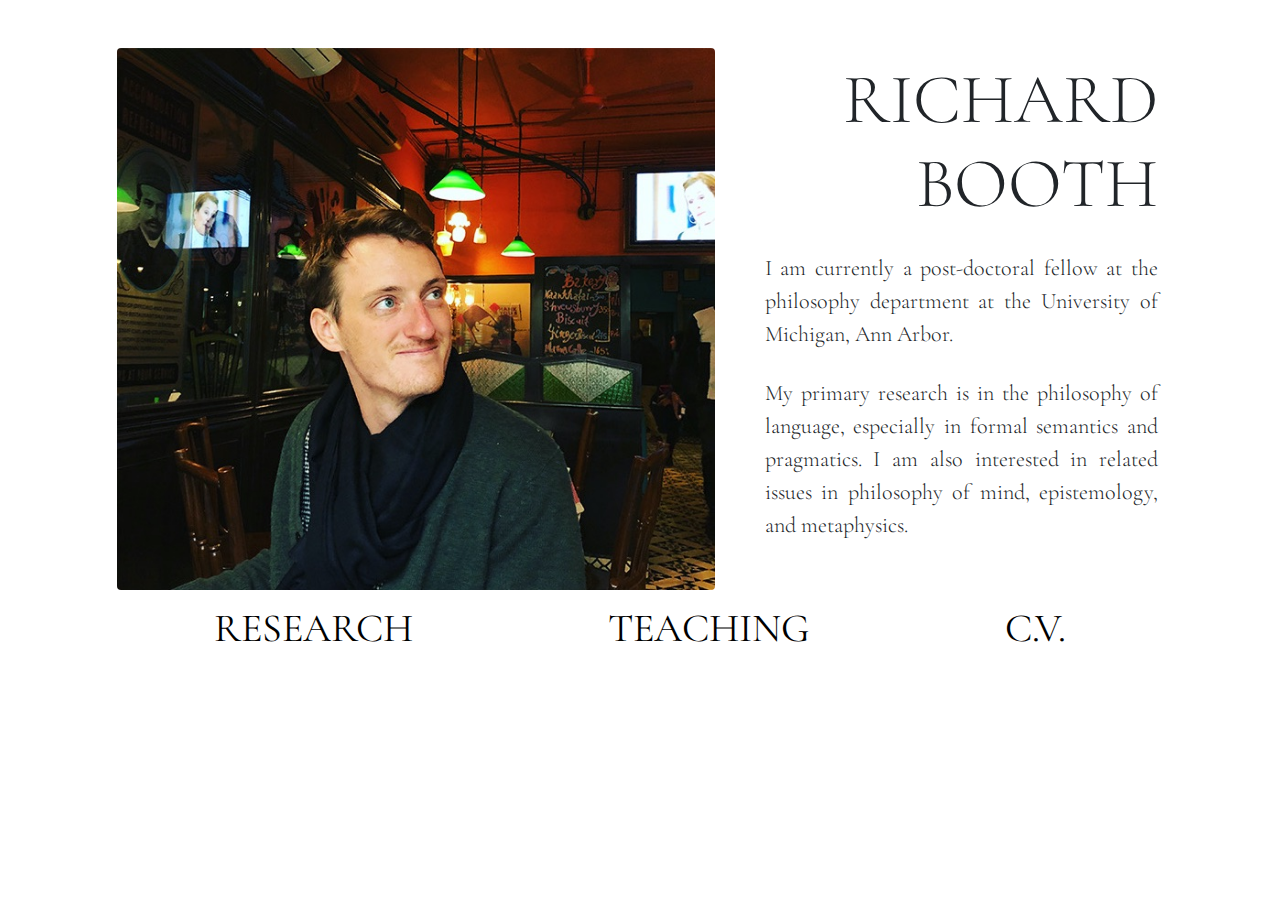
<file: index.html>
<!doctype html>
<html lang="en">
  <head>
    <!-- Global site tag (gtag.js) - Google Analytics -->
    <script async src="https://www.googletagmanager.com/gtag/js?id=UA-179438393-1"></script>
    <script>
      window.dataLayer = window.dataLayer || [];
      function gtag(){dataLayer.push(arguments);}
      gtag('js', new Date());

      gtag('config', 'UA-179438393-1');
    </script>

 <title>Richard Booth, Philosophy, University of Michigan, Ann Arbor - Home</title>
 <meta name=”description” content=”Richard Booth is a postdoctoral research fellow in philosophy at the University of Michigan, Ann Arbor. He specializes in philosophy of language and semantics.”/>
 <link rel="icon"
      href="triangleicon.png" />
    <!-- Required meta tags -->
    <meta charset="utf-8">
    <meta name="viewport" content="width=device-width, initial-scale=1, shrink-to-fit=no">

    <!-- Bootstrap CSS -->
    <link rel="stylesheet" href="https://stackpath.bootstrapcdn.com/bootstrap/4.5.2/css/bootstrap.min.css" integrity="sha384-JcKb8q3iqJ61gNV9KGb8thSsNjpSL0n8PARn9HuZOnIxN0hoP+VmmDGMN5t9UJ0Z" crossorigin="anonymous">
<link href="https://fonts.googleapis.com/css2?family=Cormorant+Garamond&display=swap" rel="stylesheet">

<link rel="stylesheet" href="custom.css">

    <style>
    </style>
  </head>
  <body>
    <div id="page-content" class="jumbotron  container home" style="background-color: #fff; height:100%;">

    <div id="content" class="container" style="">
      <div class="row ">
          <div class="col-lg-7 m-md-auto">
          <img src="rbsq.jpeg" class="img-fluid rounded float-left" alt="Richard Booth, eating lunch at Sodabottleopenerwala in Delhi" /> </div>
          <div class="col-lg-5 ml-md-auto" style="padding-right:20px;">
            <p class="lead text-right name" style=""> RICHARD BOOTH </p>
            <p class="lead text-justify" >I am currently a post-doctoral fellow at the philosophy department at the University of Michigan, Ann Arbor.
            </p>
            <p class="lead  text-justify">My primary research is in the philosophy of language, especially in formal semantics and pragmatics. I am also interested in related issues in philosophy of mind, epistemology, and metaphysics.
            </p>
          </div>
    </div>

<ul class="nav nav-fill sticky-top"  >

  <li class="nav-item">
    <a class="nav-link" href="research.html">RESEARCH</a>
  </li>
  <li class="nav-item">
    <a class="nav-link" href="teaching.html">TEACHING</a>
  </li>
  <li class="nav-item">
    <a class="nav-link" href="cv.html">C.V.</a>
  </li>
</ul>

    </div>

      </div>


</div>
    <!-- Optional JavaScript -->
    <!-- jQuery first, then Popper.js, then Bootstrap JS -->
    <script src="https://code.jquery.com/jquery-3.5.1.slim.min.js" integrity="sha384-DfXdz2htPH0lsSSs5nCTpuj/zy4C+OGpamoFVy38MVBnE+IbbVYUew+OrCXaRkfj" crossorigin="anonymous"></script>
    <script src="https://cdn.jsdelivr.net/npm/popper.js@1.16.1/dist/umd/popper.min.js" integrity="sha384-9/reFTGAW83EW2RDu2S0VKaIzap3H66lZH81PoYlFhbGU+6BZp6G7niu735Sk7lN" crossorigin="anonymous"></script>
    <script src="https://stackpath.bootstrapcdn.com/bootstrap/4.5.2/js/bootstrap.min.js" integrity="sha384-B4gt1jrGC7Jh4AgTPSdUtOBvfO8shuf57BaghqFfPlYxofvL8/KUEfYiJOMMV+rV" crossorigin="anonymous"></script>
  </body>
</html>
</file>
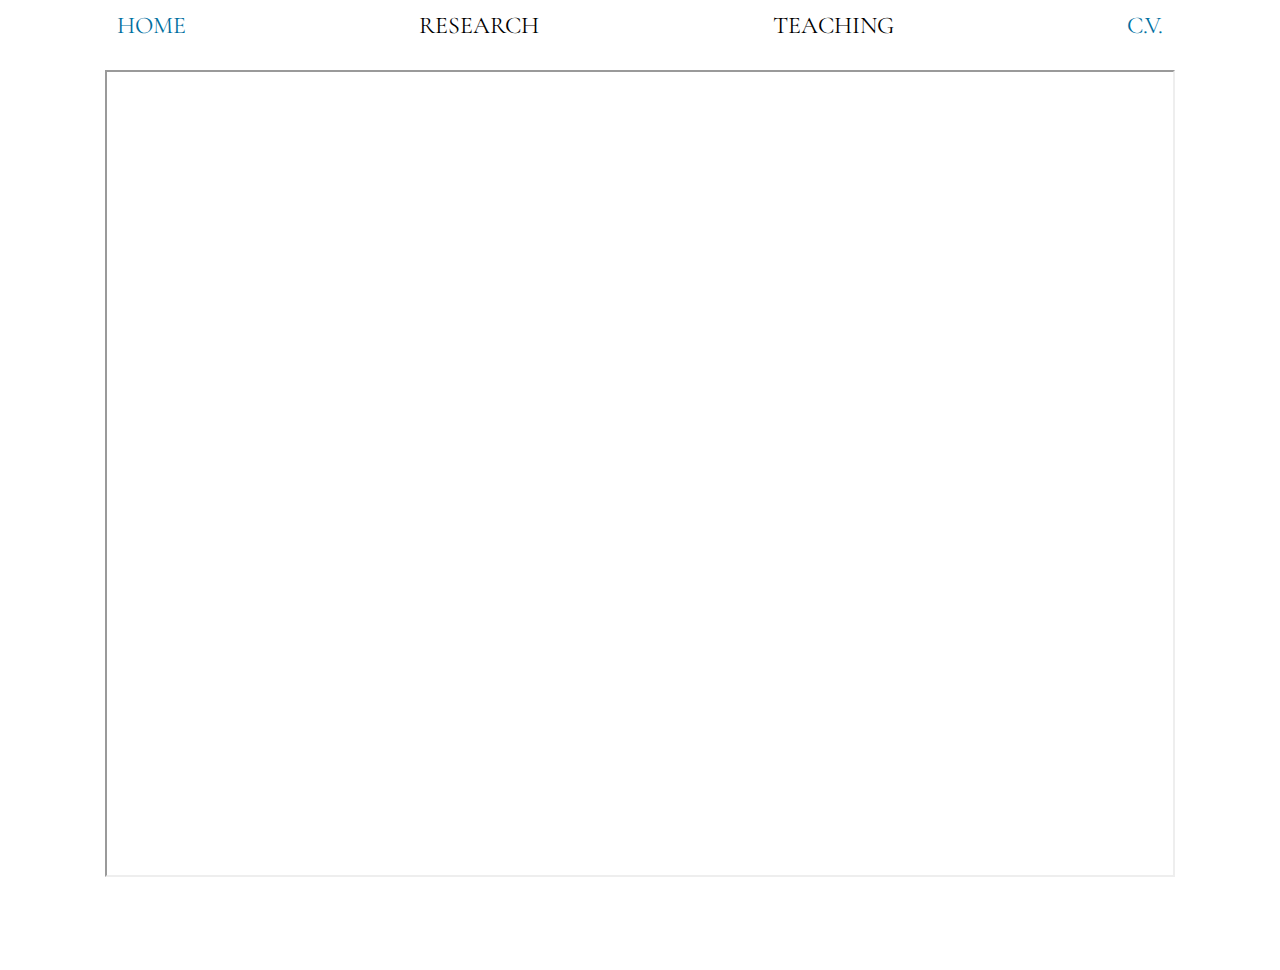
<file: cv.html>
<!doctype html>
<html lang="en">
  <head>
    <!-- Global site tag (gtag.js) - Google Analytics -->
    <script async src="https://www.googletagmanager.com/gtag/js?id=UA-179438393-1"></script>
    <script>
      window.dataLayer = window.dataLayer || [];
      function gtag(){dataLayer.push(arguments);}
      gtag('js', new Date());

      gtag('config', 'UA-179438393-1');
    </script>
    <!-- Required meta tags -->
    <meta charset="utf-8">
    <meta name="viewport" content="width=device-width, initial-scale=1, shrink-to-fit=no">
    <link rel="icon" href="triangleicon.png" />

     <title>Richard Booth, Philosophy, Columbia University - CV</title>
     <meta name=”description” content=”Richard Booth is a Ph.D. candidate in the department of philosophy at Columbia University. He specializes in philosophy of language and formal semantics.”/>

    <!-- Bootstrap CSS -->
    <link rel="stylesheet" href="https://stackpath.bootstrapcdn.com/bootstrap/4.5.2/css/bootstrap.min.css" integrity="sha384-JcKb8q3iqJ61gNV9KGb8thSsNjpSL0n8PARn9HuZOnIxN0hoP+VmmDGMN5t9UJ0Z" crossorigin="anonymous">
    <link href="https://fonts.googleapis.com/css2?family=Cormorant" rel="stylesheet">
    <link rel="stylesheet" href="custom.css">
<link href="https://fonts.googleapis.com/css2?family=Cormorant+Garamond&display=swap" rel="stylesheet">

    <style>

    </style>
  </head>
  <body>
    <div id="page-content" class="container non-home research" style="height:100%;">

    <div id="content" class="container">
      <ul class="nav nav-fill fixed-top">
        <li class="nav-item">
          <a class="nav-link" href="index.html">HOME</a>
        </li>
        <li class="nav-item">
          <a class="nav-link" href="research.html" style="">RESEARCH</a>
        </li>
        <li class="nav-item">
          <a class="nav-link" href="teaching.html">TEACHING</a>
        </li>
        <li class="nav-item">
          <a class="nav-link active" href="cv.html">C.V.</a>
        </li>
      </ul>

<div class="row cont "><div class="col" style="padding: 0 20px;">

<!-- Suffix: /preview -->
<iframe src="https://drive.google.com/file/d/1puGLWpr4b5KD1aTitLglAA7_72nH8N4V/preview" width="100%" style="min-height:800px;height: 100%;"></iframe>

</div></div>

    </div>


      </div>


</div>
    <!-- Optional JavaScript -->
    <!-- jQuery first, then Popper.js, then Bootstrap JS -->
    <script src="https://code.jquery.com/jquery-3.5.1.slim.min.js" integrity="sha384-DfXdz2htPH0lsSSs5nCTpuj/zy4C+OGpamoFVy38MVBnE+IbbVYUew+OrCXaRkfj" crossorigin="anonymous"></script>
    <script src="https://cdn.jsdelivr.net/npm/popper.js@1.16.1/dist/umd/popper.min.js" integrity="sha384-9/reFTGAW83EW2RDu2S0VKaIzap3H66lZH81PoYlFhbGU+6BZp6G7niu735Sk7lN" crossorigin="anonymous"></script>
    <script src="https://stackpath.bootstrapcdn.com/bootstrap/4.5.2/js/bootstrap.min.js" integrity="sha384-B4gt1jrGC7Jh4AgTPSdUtOBvfO8shuf57BaghqFfPlYxofvL8/KUEfYiJOMMV+rV" crossorigin="anonymous"></script>
  </body>
</html>
</file>
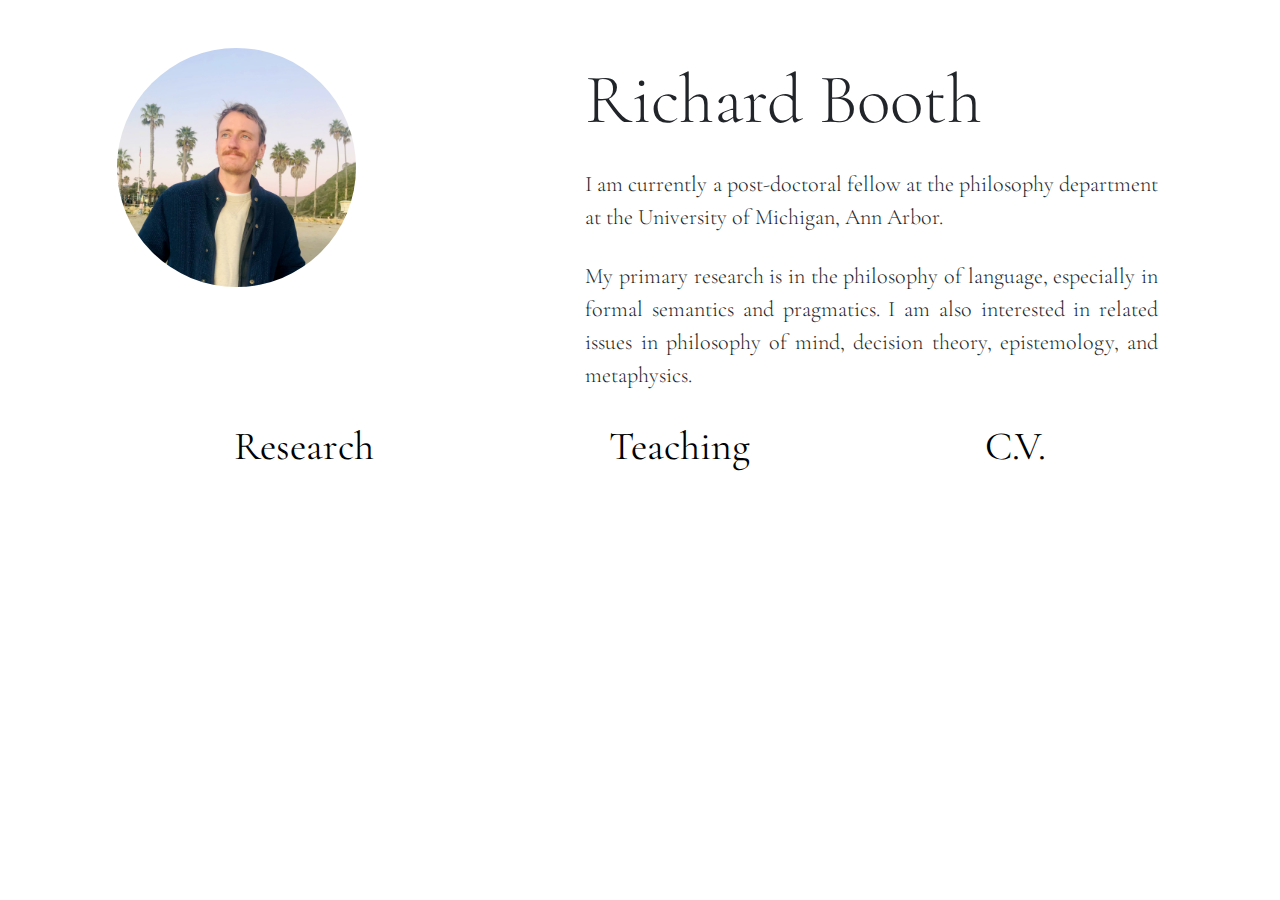
<file: index-2.html>
<!doctype html>
<html lang="en">
  <head>
    <!-- Global site tag (gtag.js) - Google Analytics -->
    <script async src="https://www.googletagmanager.com/gtag/js?id=UA-179438393-1"></script>
    <script>
      window.dataLayer = window.dataLayer || [];
      function gtag(){dataLayer.push(arguments);}
      gtag('js', new Date());

      gtag('config', 'UA-179438393-1');
    </script>

 <title>Richard Booth, Philosophy, University of Michigan, Ann Arbor - Home</title>
 <meta name=”description” content=”Richard Booth is a postdoctoral research fellow in philosophy at the University of Michigan, Ann Arbor. He specializes in philosophy of language and semantics.”/>
 <link rel="icon"
      href="triangleicon.png" />
    <!-- Required meta tags -->
    <meta charset="utf-8">
    <meta name="viewport" content="width=device-width, initial-scale=1, shrink-to-fit=no">

    <!-- Bootstrap CSS -->
    <link rel="stylesheet" href="https://stackpath.bootstrapcdn.com/bootstrap/4.5.2/css/bootstrap.min.css" integrity="sha384-JcKb8q3iqJ61gNV9KGb8thSsNjpSL0n8PARn9HuZOnIxN0hoP+VmmDGMN5t9UJ0Z" crossorigin="anonymous">
<link href="https://fonts.googleapis.com/css2?family=Cormorant+Garamond&display=swap" rel="stylesheet">

<link rel="stylesheet" href="custom.css">
<style>
.border {border-bottom: 1px solid grey;}
.card {
  border: none;
}
a {color: #006F9F;}

.card-header {
  background-color: white;
  padding: 5px 0 0 0;
  border-bottom: 0px;
}
html,
body {
  height: 100%;
  font-family: "Cormorant Garamond", serif;
  background-color: #fff;
}

#page-content {
  flex: 1 0 auto;
}
.nav {background-color: #fff;}

.home .nav-item {
  font-size:24px;
}
.non-home .nav-item {
  font-size:20px;
}
.non-home .cont {
  margin-top: 70px;
}
.nav-link {color:black;}
.nav-link:hover {color:#006F9F; }
.active {color: #006F9F;}

.lead, .list  {
  font-size: 20px;
  text-align: justify;
}
h3 {
  font-size: 23px;}
.home .name {
  font-size: 22px;
  line-height: 1.2;

}
.list {
  list-style-position: outside;
  list-style-type: circle;
}

.home .nav {margin-top: 0;}

.leftimg {width: 100%; margin-bottom:20px; float: left;}

/*
####################################################
M E D I A  Q U E R I E S
####################################################
*/

/*
::::::::::::::::::::::::::::::::::::::::::::::::::::
Bootstrap 4 breakpoints
*/
/* Small devices (landscape phones, 544px and up) */
@media (min-width: 544px) {
  .home .lead {font-size: 18px;}
  .home .name  {font-size:40px;}
  .home .nav-item {font-size:30px;}
  .non-home .lead, .list  {font-size:20px;}
  .non-home .nav-item {font-size:21px;}
  .non-home .leftimg  {width: 100%; margin-bottom: 10px; }
}

/* Medium devices (tablets, 768px and up) The navbar toggle appears at this breakpoint */
@media (min-width: 768px) {
  .home .lead {font-size: 20px;}
  .home .name  {font-size:50px;}
  .home .nav-item {font-size:33px;}
  .non-home .lead, .list  {font-size:22px;}
  .non-home .nav-item {font-size:22px;}

  .non-home .leftimg  {width: 100%; margin:0 0px 10px 0; }
}

/* Large devices (desktops, 992px and up) */
@media (min-width: 992px) {
  .home .lead {font-size: 20px;}
  .home .name  {font-size:58px;}
  .home .nav-item {font-size:35px;}
  .non-home .lead, .list  {font-size:22px;}
  .non-home .nav-item {font-size:23px;}
  /* before fixing papers .non-home .leftimg  {width: 45%; margin:0 40px 0px 0; } */
  .non-home .leftimg  {width: 95%; margin:0 40px 0px 0; }
  h3 {font-size: 23px;}
}

/* Extra large devices (large desktops, 1200px and up) */
@media (min-width: 1200px) {
  .jumbotron { padding-top: 3rem;}
  .home .lead {font-size: 22px; margin-left:20px; padding-top: 10px;}
  .home .name {font-size: 70px;}
  .home .nav-item {font-size:40px;}
  .home .nav {margin-top: 0px;}
  .non-home .lead, .list {font-size:22px;}
  .non-home .nav-item {font-size:24px;}
  /*. before fixing papers non-home .leftimg  {width: 50%; margin:0 40px 10px 0; }*/
  .non-home .leftimg  {width: 100%; margin:0 40px 10px 0; }
  h3 {font-size: 25px;}
}
.card-header h6 {
  margin-bottom: 0;
}
.card-header h6 a {
  display: inline; margin:0 10px 0 0;
  padding-left: 0;
}
.card-body {
  padding: 5px 0 0 25px;
}
.card {margin: 10px 0;}

</style>
    <style>
    </style>
  </head>
  <body>
    <div id="page-content" class="jumbotron  container home" style="background-color: #fff; height:100%;">

    <div id="content" class="container" style="">
      <div class="row ">
          <div class="col-lg-3">
          <img src="rbsq2.jpeg" class="rounded-circle img-fluid rounded float-left" alt="Richard Booth, eating lunch at Sodabottleopenerwala in Delhi" /> </div>
          <div class="col-lg-7 ml-md-auto" style="padding-right:20px;">
            <p class="lead  name" style=""> Richard Booth </p>
            <p class="lead text-justify" >I am currently a post-doctoral fellow at the philosophy department at the University of Michigan, Ann Arbor.
            </p>
            <p class="lead  text-justify">My primary research is in the philosophy of language, especially in formal semantics and pragmatics. I am also interested in related issues in philosophy of mind, decision theory, epistemology, and metaphysics.
            </p>
          </div>
    </div>

<ul class="nav nav-fill sticky-top"  >

  <li class="nav-item">
    <a class="nav-link" href="research.html">Research</a>
  </li>
  <li class="nav-item">
    <a class="nav-link" href="teaching.html">Teaching</a>
  </li>
  <li class="nav-item">
    <a class="nav-link" href="cv.html">C.V.</a>
  </li>
</ul>

    </div>

      </div>


</div>
    <!-- Optional JavaScript -->
    <!-- jQuery first, then Popper.js, then Bootstrap JS -->
    <script src="https://code.jquery.com/jquery-3.5.1.slim.min.js" integrity="sha384-DfXdz2htPH0lsSSs5nCTpuj/zy4C+OGpamoFVy38MVBnE+IbbVYUew+OrCXaRkfj" crossorigin="anonymous"></script>
    <script src="https://cdn.jsdelivr.net/npm/popper.js@1.16.1/dist/umd/popper.min.js" integrity="sha384-9/reFTGAW83EW2RDu2S0VKaIzap3H66lZH81PoYlFhbGU+6BZp6G7niu735Sk7lN" crossorigin="anonymous"></script>
    <script src="https://stackpath.bootstrapcdn.com/bootstrap/4.5.2/js/bootstrap.min.js" integrity="sha384-B4gt1jrGC7Jh4AgTPSdUtOBvfO8shuf57BaghqFfPlYxofvL8/KUEfYiJOMMV+rV" crossorigin="anonymous"></script>
  </body>
</html>
</file>
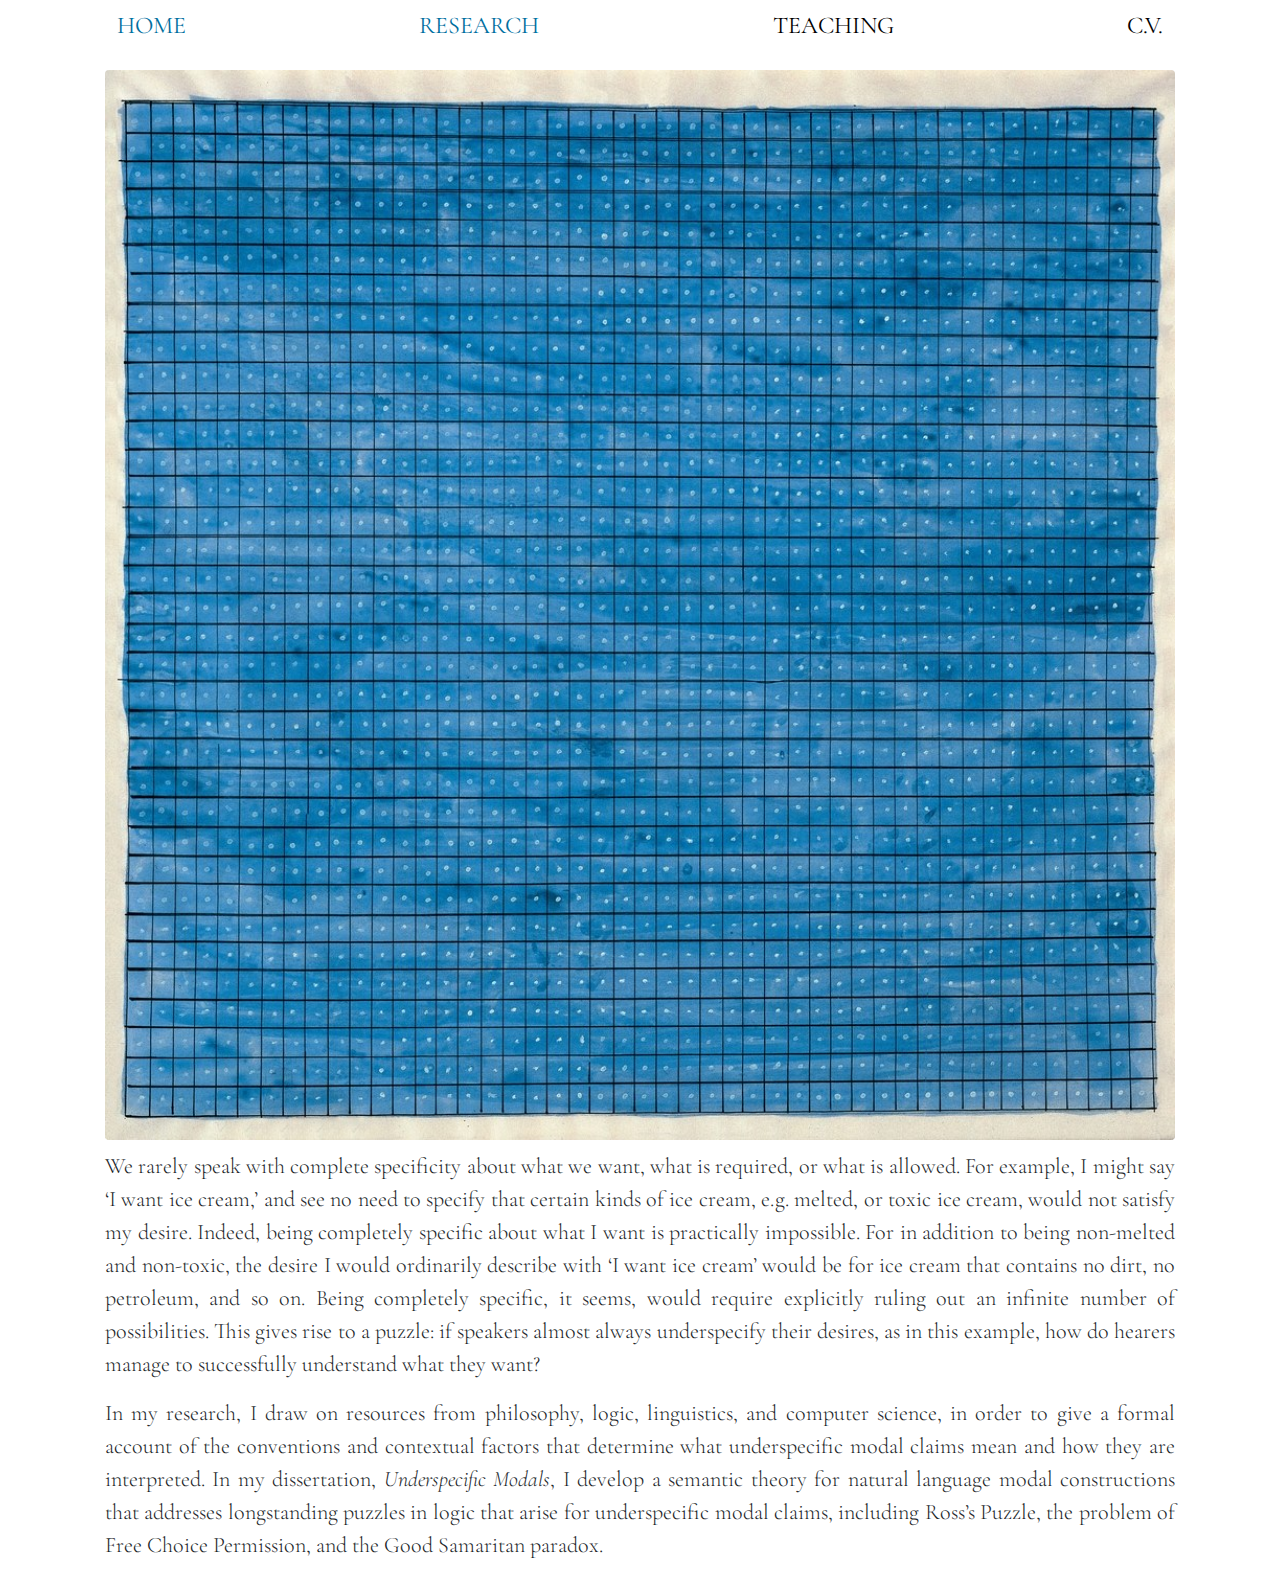
<file: non-home-template.html>
<!doctype html>
<html lang="en">
  <head>
    <!-- Required meta tags -->
    <meta charset="utf-8">
    <meta name="viewport" content="width=device-width, initial-scale=1, shrink-to-fit=no">
    <link rel="icon" href="triangleicon.png" />

          <title>Richard Booth</title>

    <!-- Bootstrap CSS -->
    <link rel="stylesheet" href="https://stackpath.bootstrapcdn.com/bootstrap/4.5.2/css/bootstrap.min.css" integrity="sha384-JcKb8q3iqJ61gNV9KGb8thSsNjpSL0n8PARn9HuZOnIxN0hoP+VmmDGMN5t9UJ0Z" crossorigin="anonymous">
    <link href="https://fonts.googleapis.com/css2?family=Cormorant" rel="stylesheet">
    <link rel="stylesheet" href="custom.css">
<link href="https://fonts.googleapis.com/css2?family=Cormorant+Garamond&display=swap" rel="stylesheet">

    <style>

    </style>
  </head>
  <body>
    <div id="page-content" class="container non-home research" style="height:100%;">

    <div id="content" class="container">
      <ul class="nav nav-fill fixed-top">
        <li class="nav-item">
          <a class="nav-link" href="index.html">HOME</a>
        </li>
        <li class="nav-item">
          <a class="nav-link active" href="non-home.html" style="">RESEARCH</a>
        </li>
        <li class="nav-item">
          <a class="nav-link" href="non-home.html">TEACHING</a>
        </li>
        <li class="nav-item">
          <a class="nav-link" href="non-home.html">C.V.</a>
        </li>
      </ul>

<div class="row cont "><div class="col" style="padding: 0 20px;">


<img src="summer.jpg" class="rounded leftimg"  alt="...">

<p class="lead">
  We rarely speak with complete specificity about what we want, what is required, or what is allowed. For example, I might say ‘I want ice cream,’ and see no need to specify that certain kinds of ice cream, e.g. melted, or toxic ice cream, would not satisfy my desire. Indeed, being completely specific about what I want is practically impossible. For in addition to being non-melted and non-toxic, the desire I would ordinarily describe with ‘I want ice cream’ would be for ice cream that contains no dirt, no petroleum, and so on. Being completely specific, it seems, would require explicitly ruling out an infinite number of possibilities. This gives rise to a puzzle: if speakers almost always underspecify their desires, as in this example, how do hearers manage to successfully understand what they want? </p>

<p class="lead">
  In my research, I draw on resources from philosophy, logic, linguistics, and computer science, in order to give a formal account of the conventions and contextual factors that determine what underspecific modal claims mean and how they are interpreted. In my dissertation, <em> Underspecific Modals</em>, I develop a semantic theory for natural language modal constructions that addresses longstanding puzzles in logic that arise for underspecific modal claims, including Ross’s Puzzle, the problem of Free Choice Permission, and the Good Samaritan paradox. </p>

<!-- <h2> Papers </h2> -->
</div></div>

    </div>


      </div>


</div>
    <!-- Optional JavaScript -->
    <!-- jQuery first, then Popper.js, then Bootstrap JS -->
    <script src="https://code.jquery.com/jquery-3.5.1.slim.min.js" integrity="sha384-DfXdz2htPH0lsSSs5nCTpuj/zy4C+OGpamoFVy38MVBnE+IbbVYUew+OrCXaRkfj" crossorigin="anonymous"></script>
    <script src="https://cdn.jsdelivr.net/npm/popper.js@1.16.1/dist/umd/popper.min.js" integrity="sha384-9/reFTGAW83EW2RDu2S0VKaIzap3H66lZH81PoYlFhbGU+6BZp6G7niu735Sk7lN" crossorigin="anonymous"></script>
    <script src="https://stackpath.bootstrapcdn.com/bootstrap/4.5.2/js/bootstrap.min.js" integrity="sha384-B4gt1jrGC7Jh4AgTPSdUtOBvfO8shuf57BaghqFfPlYxofvL8/KUEfYiJOMMV+rV" crossorigin="anonymous"></script>
  </body>
</html>
</file>
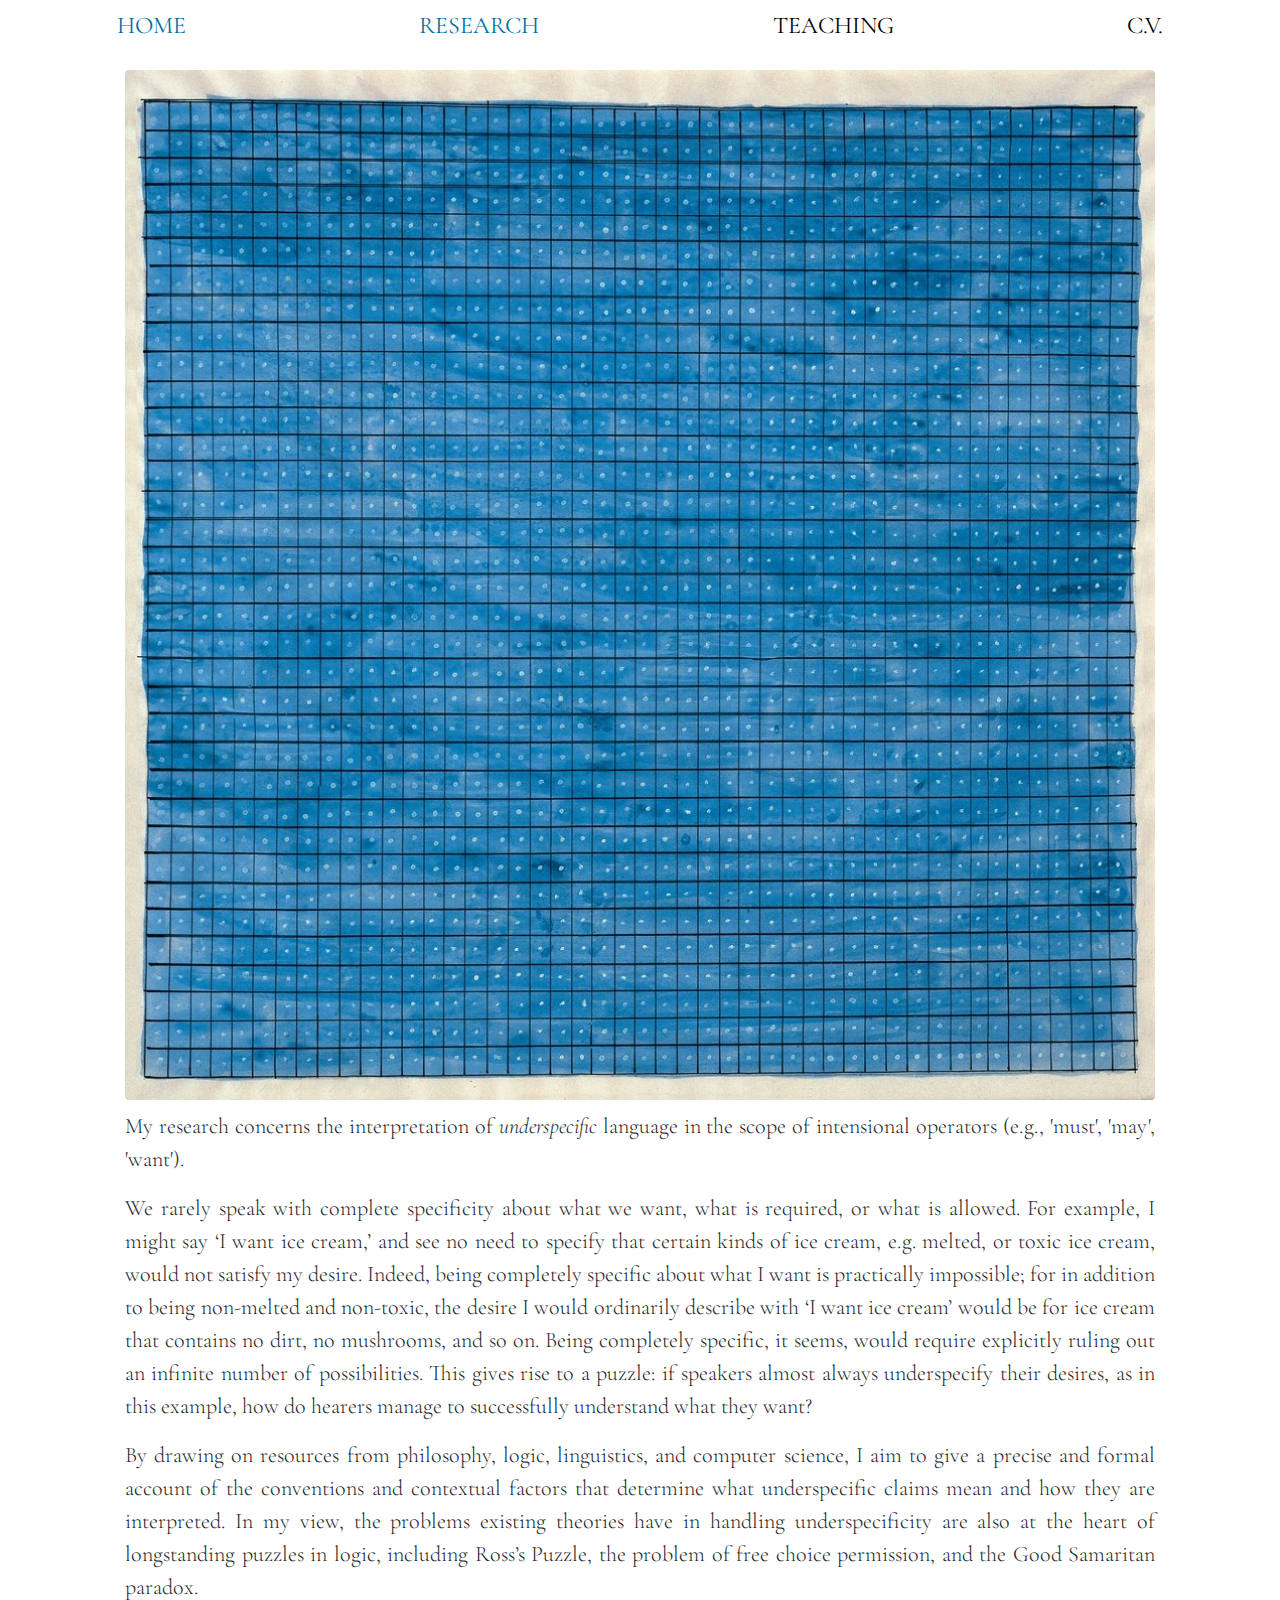
<file: non-home.html>
<!doctype html>
<html lang="en">
  <head>
    <!-- Required meta tags -->
    <meta charset="utf-8">
    <meta name="viewport" content="width=device-width, initial-scale=1, shrink-to-fit=no">
    <link rel="icon"
         href="triangleicon.png" />

          <title>Richard Booth</title>

    <!-- Bootstrap CSS -->
    <link rel="stylesheet" href="https://stackpath.bootstrapcdn.com/bootstrap/4.5.2/css/bootstrap.min.css" integrity="sha384-JcKb8q3iqJ61gNV9KGb8thSsNjpSL0n8PARn9HuZOnIxN0hoP+VmmDGMN5t9UJ0Z" crossorigin="anonymous">
    <link href="https://fonts.googleapis.com/css2?family=Cormorant" rel="stylesheet">
    <link rel="stylesheet" href="custom.css">
<link href="https://fonts.googleapis.com/css2?family=Cormorant+Garamond&display=swap" rel="stylesheet">

    <style>

    </style>
  </head>
  <body>
    <div id="page-content" class="container non-home research" style="height:100%;">

    <div id="content" class="container">
      <ul class="nav nav-fill fixed-top">
        <li class="nav-item">
          <a class="nav-link" href="index.html">HOME</a>
        </li>
        <li class="nav-item">
          <a class="nav-link active" href="non-home.html" style="">RESEARCH</a>
        </li>
        <li class="nav-item">
          <a class="nav-link" href="non-home.html">TEACHING</a>
        </li>
        <li class="nav-item">
          <a class="nav-link" href="non-home.html">C.V.</a>
        </li>
      </ul>

<div class="row cont ">

    <div class="col" style="padding: 0 40px;">
    <img src="summer.jpg" class="rounded leftimg"  alt="...">

<p class="lead">
  My research concerns the interpretation of <em>underspecific</em> language in the scope of intensional operators (e.g., 'must', 'may', 'want').</p>

  <p class="lead">
  We rarely speak with complete specificity about what we want, what is required, or what is allowed. For example, I might say ‘I want ice cream,’ and see no need to specify that certain kinds of ice cream, e.g. melted, or toxic ice cream, would not satisfy my desire. Indeed, being completely specific about what I want is practically impossible; for in addition to being non-melted and non-toxic, the desire I would ordinarily describe with ‘I want ice cream’ would be for ice cream that contains no dirt, no mushrooms, and so on. Being completely specific, it seems, would require explicitly ruling out an infinite number of possibilities. This gives rise to a puzzle: if speakers almost always underspecify their desires, as in this example, how do hearers manage to successfully understand what they want? </p>

    <p class="lead">
      By drawing on resources from philosophy, logic, linguistics, and computer science, I aim to give a precise and formal account of the conventions and contextual factors that determine what underspecific claims mean and how they are interpreted. In my view, the problems existing theories have in handling underspecificity are also at the heart of longstanding puzzles in logic, including Ross’s Puzzle, the problem of free choice permission, and the Good Samaritan paradox.</p>

  </div>

</div>

    </div>


      </div>


</div>
    <!-- Optional JavaScript -->
    <!-- jQuery first, then Popper.js, then Bootstrap JS -->
    <script src="https://code.jquery.com/jquery-3.5.1.slim.min.js" integrity="sha384-DfXdz2htPH0lsSSs5nCTpuj/zy4C+OGpamoFVy38MVBnE+IbbVYUew+OrCXaRkfj" crossorigin="anonymous"></script>
    <script src="https://cdn.jsdelivr.net/npm/popper.js@1.16.1/dist/umd/popper.min.js" integrity="sha384-9/reFTGAW83EW2RDu2S0VKaIzap3H66lZH81PoYlFhbGU+6BZp6G7niu735Sk7lN" crossorigin="anonymous"></script>
    <script src="https://stackpath.bootstrapcdn.com/bootstrap/4.5.2/js/bootstrap.min.js" integrity="sha384-B4gt1jrGC7Jh4AgTPSdUtOBvfO8shuf57BaghqFfPlYxofvL8/KUEfYiJOMMV+rV" crossorigin="anonymous"></script>
  </body>
</html>
</file>
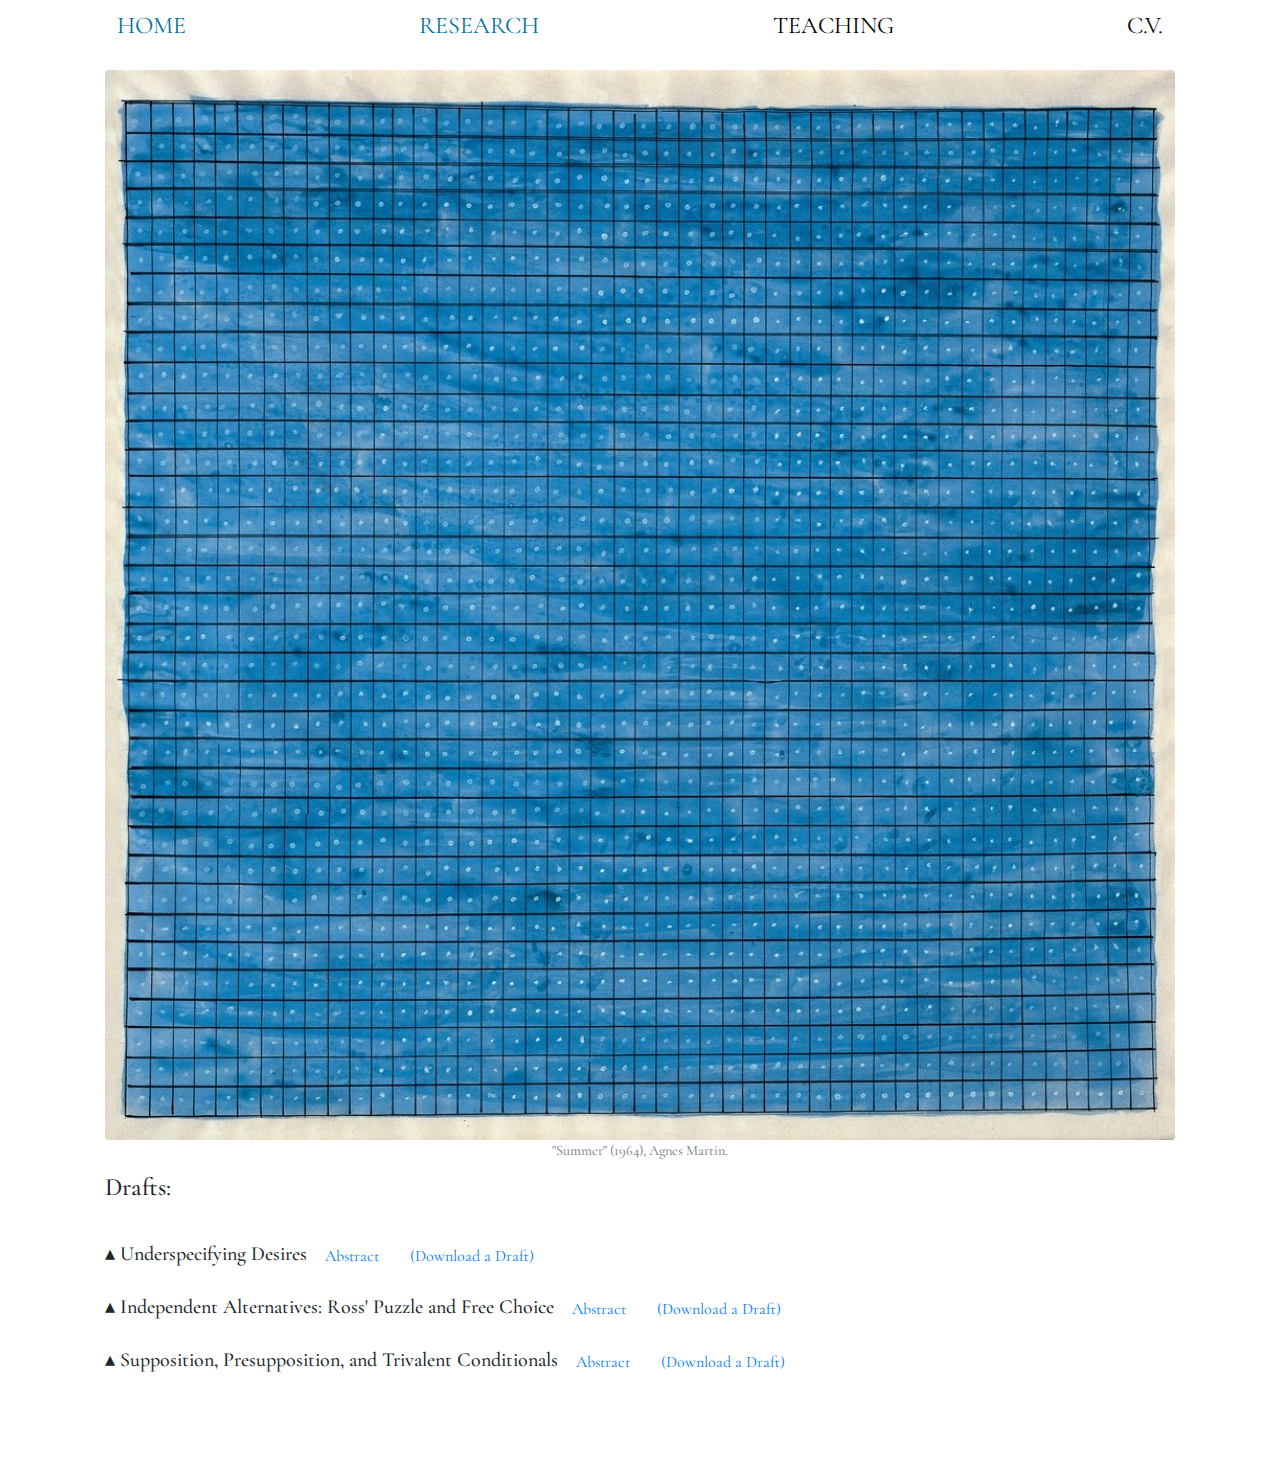
<file: papers.html>
<!doctype html>
<html lang="en">
  <head>
    <!-- Global site tag (gtag.js) - Google Analytics -->
    <script async src="https://www.googletagmanager.com/gtag/js?id=UA-179438393-1"></script>
    <script>
      window.dataLayer = window.dataLayer || [];
      function gtag(){dataLayer.push(arguments);}
      gtag('js', new Date());

      gtag('config', 'UA-179438393-1');
    </script>
    <!-- Required meta tags -->
    <meta charset="utf-8">
    <meta name="viewport" content="width=device-width, initial-scale=1, shrink-to-fit=no">
    <link rel="icon" href="triangleicon.png" />

     <title>Richard Booth, Philosophy, Columbia University - Research</title>
     <meta name=”description” content=”Richard Booth is a Ph.D. candidate in the department of philosophy at Columbia University. He specializes in philosophy of language and formal semantics.”/>

    <!-- Bootstrap CSS -->
    <link rel="stylesheet" href="https://stackpath.bootstrapcdn.com/bootstrap/4.5.2/css/bootstrap.min.css" integrity="sha384-JcKb8q3iqJ61gNV9KGb8thSsNjpSL0n8PARn9HuZOnIxN0hoP+VmmDGMN5t9UJ0Z" crossorigin="anonymous">
    <link href="https://fonts.googleapis.com/css2?family=Cormorant" rel="stylesheet">
    <link rel="stylesheet" href="custom.css">
<link href="https://fonts.googleapis.com/css2?family=Cormorant+Garamond&display=swap" rel="stylesheet">

    <style>

    </style>
</head>
  <body>
    <div id="page-content" class="container non-home research" style="height:100%;">

    <div id="content" class="container">
      <ul class="nav nav-fill fixed-top">
        <li class="nav-item">
          <a class="nav-link" href="index.html">HOME</a>
        </li>
        <li class="nav-item">
          <a class="nav-link active" href="research.html" style="">RESEARCH</a>
        </li>
        <li class="nav-item">
          <a class="nav-link" href="teaching.html">TEACHING</a>
        </li>
        <li class="nav-item">
          <a class="nav-link" href="cv.html">C.V.</a>
        </li>
      </ul>

<div class="row cont "><div class="col" style="padding: 0 20px;">


<figure class="figure leftimg">
  <img src="summer.jpg" class=".figure-img rounded" style="width: 100%;" alt="..."><br />
<figcaption class="figure-caption text-center">"Summer" (1964), Agnes Martin.</figcaption>
</figure><!--
<h3 style="padding: 0px 0px 20px 0;">Dissertation: <em>Underspecific Modals</em></h3>

<p class="lead">
We rarely speak with complete specificity about what we want, what is required, or what is allowed. For example, I might say ‘I want ice cream,’ and see no need to specify that certain kinds of ice cream, e.g. melted, or toxic ice cream, would not satisfy my desire. In fact, being completely specific about what I want is practically impossible, for in addition to being non-melted and non-toxic, the desire I would ordinarily describe with ‘I want ice cream’ would be for ice cream that contains no dirt, no petroleum, and so on. Being completely specific, it seems, would require explicitly ruling out an infinite number of possibilities. This gives rise to a puzzle: if speakers almost always underspecify their desires, as in this example, how do hearers manage to successfully understand what they want?
</p>

<p class="lead">
  This sort of puzzle arises more generally for language in the scope of modals like ‘want’, ’must’, and ‘may’. I can say truly, for example, that you must wash the dishes, or that you may have some wine, without specifying that there are specific ways of washing the dishes, or of having wine, that are not ways of doing what you must or are allowed.
</p>
<p class="lead">
  In my dissertation, I aim to give a semantics for modals and related constructions that explains what underspecific modal claims mean and how we interpret them. In doing so, I also propose new solutions to some longstanding problems in semantics and philosophical logic, including Ross’s puzzle, the problem of free choice permission, and the Samaritan paradox.
</p>

<hr>
-->
<h3 style="padding: 0px 0px 20px 0;">Drafts:</h3>

<div style="margin-bottom: 100px;">
  <div class="card">
    <div class="card-header" id="headingOne">
      <h5 class="mb-0">  &#9652; Underspecifying Desires
        <a href="#headingOne" class="btn btn-link collapsed" data-toggle="collapse" data-target="#collapseOne" aria-expanded="false" aria-controls="collapseOne">
        Abstract
      </a>
      <a class="btn  btn-link" href="https://drive.google.com/file/d/1SySfeDP_06kTpb2aO36hR-VVVJSrwIQk/view">(Download a Draft)</a>
      </h5>
    </div>
    <div id="collapseOne" class="collapse" aria-labelledby="headingOne">
      <div class="card-body">
        <p>According to a simple theory of the relationship between ‘want’ ascriptions and the desires they ascribe, when I learn that 'A wants p' is true, I learn that the truth of p is necessary and sufficient for satisfying one of A’s desires. I argue that this simple theory is false: 'A wants p' can be true and underspecific, that is, there can be cases in which 'A wants p' is true and p is necessary but not sufficient for the satisfaction of A’s desire. I show that existing semantics for ‘want’ cannot account for this kind of underspecificity, and I propose a desire-based semantics for ‘want’ that can. I go on to argue that my semantics has empirical and methodological advantages over existing theories of ‘want’ that give truth conditions in terms of an agent’s preferences rather than their desires.        </p>
      </div>
    </div>
  </div>

  <div class="card">
    <div class="card-header" id="headingTwo">
      <h5 class="mb-0"> &#9652; Independent Alternatives: Ross' Puzzle and Free Choice
        <a  href="#collapseTwo" class="btn btn-link collapsed" data-toggle="collapse" data-target="#collapseTwo" aria-expanded="false" aria-controls="collapseTwo">
        Abstract
      </a>
      <a class="btn  btn-link" href="https://drive.google.com/file/d/1HWCchkDUsc3XUV5HNbpD3rQDDBP5wfLf/view">(Download a Draft)</a>
      </h5>
    </div>
    <div id="collapseTwo" class="collapse" aria-labelledby="headingOne">
      <div class="card-body">
        <p>
          Orthodox semantic theories of natural language modals predict that we can make true, underspecific statements about what is necessary or possible. When combined with the standard theory of disjunction, this prediction gives rise to two  notorious puzzles: first, <em>Ross’ Puzzle</em>, i.e. the apparent invalidity of the orthodox validity of the argument from 'Must(p)' to 'Must(p or q)'; and second, the puzzle of <em>free choice permission</em>, i.e. the apparent validity of the orthodox invalidity of the argument from ‘May(p or q)’ to ‘May(p) and May(q)’. I argue that existing solutions to both puzzles have insufficient scope for two reasons. First, neither puzzle is restricted to deontic modals. Second, modals with disjunctive complements do not merely license the inference that each disjunct is <em>compatible</em> with the relevant set of worlds. Rather, they license the stronger inference that each disjunct is an <em>independent alternative</em> among the relevant worlds. For example, `Must(p or q)' licenses `May(p without q)' and `May(q without p)'. I develop a semantics for modals and disjunction that predicts these entailments, vindicates the intuitive judgments about the two puzzles, and does not depend on any features specific to deontic modality. Furthermore, my semantics retains the duality between possibility and necessity modals, and validates the distribution of un-necessity and im-possibility modals over disjunctions.
        </p>
      </div>
    </div>
  </div>

  <div class="card">
    <div class="card-header" id="headingThree">
      <h5 class="mb-0"> &#9652; Supposition, Presupposition, and Trivalent Conditionals
        <a  href="#collapseThree" class="btn btn-link collapsed" data-toggle="collapse" data-target="#collapseThree" aria-expanded="false" aria-controls="collapseThree">
        Abstract
      </a>
      <a class="btn  btn-link" href="https://drive.google.com/file/d/1_S2LbfFtg4-0NvSNF635ZfNq4gTT-hRi/view">(Download a Draft)</a>
      </h5>
    </div>
    <div id="collapseThree" class="collapse" aria-labelledby="headingThree">
      <div class="card-body">
        <p>
          The trivalent theory of indicative conditionals &mdash; on which `if <em>A</em>, <em>B</em>' is true iff <em>A</em> and <em>B</em> are true, false iff <em>A</em> is true and <em>B</em> is false, and neither true nor false when <em>A</em> is not true &mdash; has a lot going for it. Yet even the most sympathetic theorists have thought the theory comes at a high price, given how it appears to interact with the trivalent theory of presupposition. In this paper, I argue that this apparent high price is the consequence of a simplistic view of the relationship between truth value gaps and presuppositions, and that a natural and more sophisticated view of their relationship let's us avoid paying it altogether. I then outline a simple formal model that illustrates this by distinguishing presupposition from supposition pragmatically, even though it treats both as necessary conditions on a sentence's being either true or false.
        </p>
      </div>
    </div>

</div>

</div></div>

    </div>


      </div>


</div>
    <!-- Optional JavaScript -->
    <!-- jQuery first, then Popper.js, then Bootstrap JS -->
    <script src="https://code.jquery.com/jquery-3.5.1.slim.min.js" integrity="sha384-DfXdz2htPH0lsSSs5nCTpuj/zy4C+OGpamoFVy38MVBnE+IbbVYUew+OrCXaRkfj" crossorigin="anonymous"></script>
    <script src="https://cdn.jsdelivr.net/npm/popper.js@1.16.1/dist/umd/popper.min.js" integrity="sha384-9/reFTGAW83EW2RDu2S0VKaIzap3H66lZH81PoYlFhbGU+6BZp6G7niu735Sk7lN" crossorigin="anonymous"></script>
    <script src="https://stackpath.bootstrapcdn.com/bootstrap/4.5.2/js/bootstrap.min.js" integrity="sha384-B4gt1jrGC7Jh4AgTPSdUtOBvfO8shuf57BaghqFfPlYxofvL8/KUEfYiJOMMV+rV" crossorigin="anonymous"></script>
  </body>
</html>
</file>
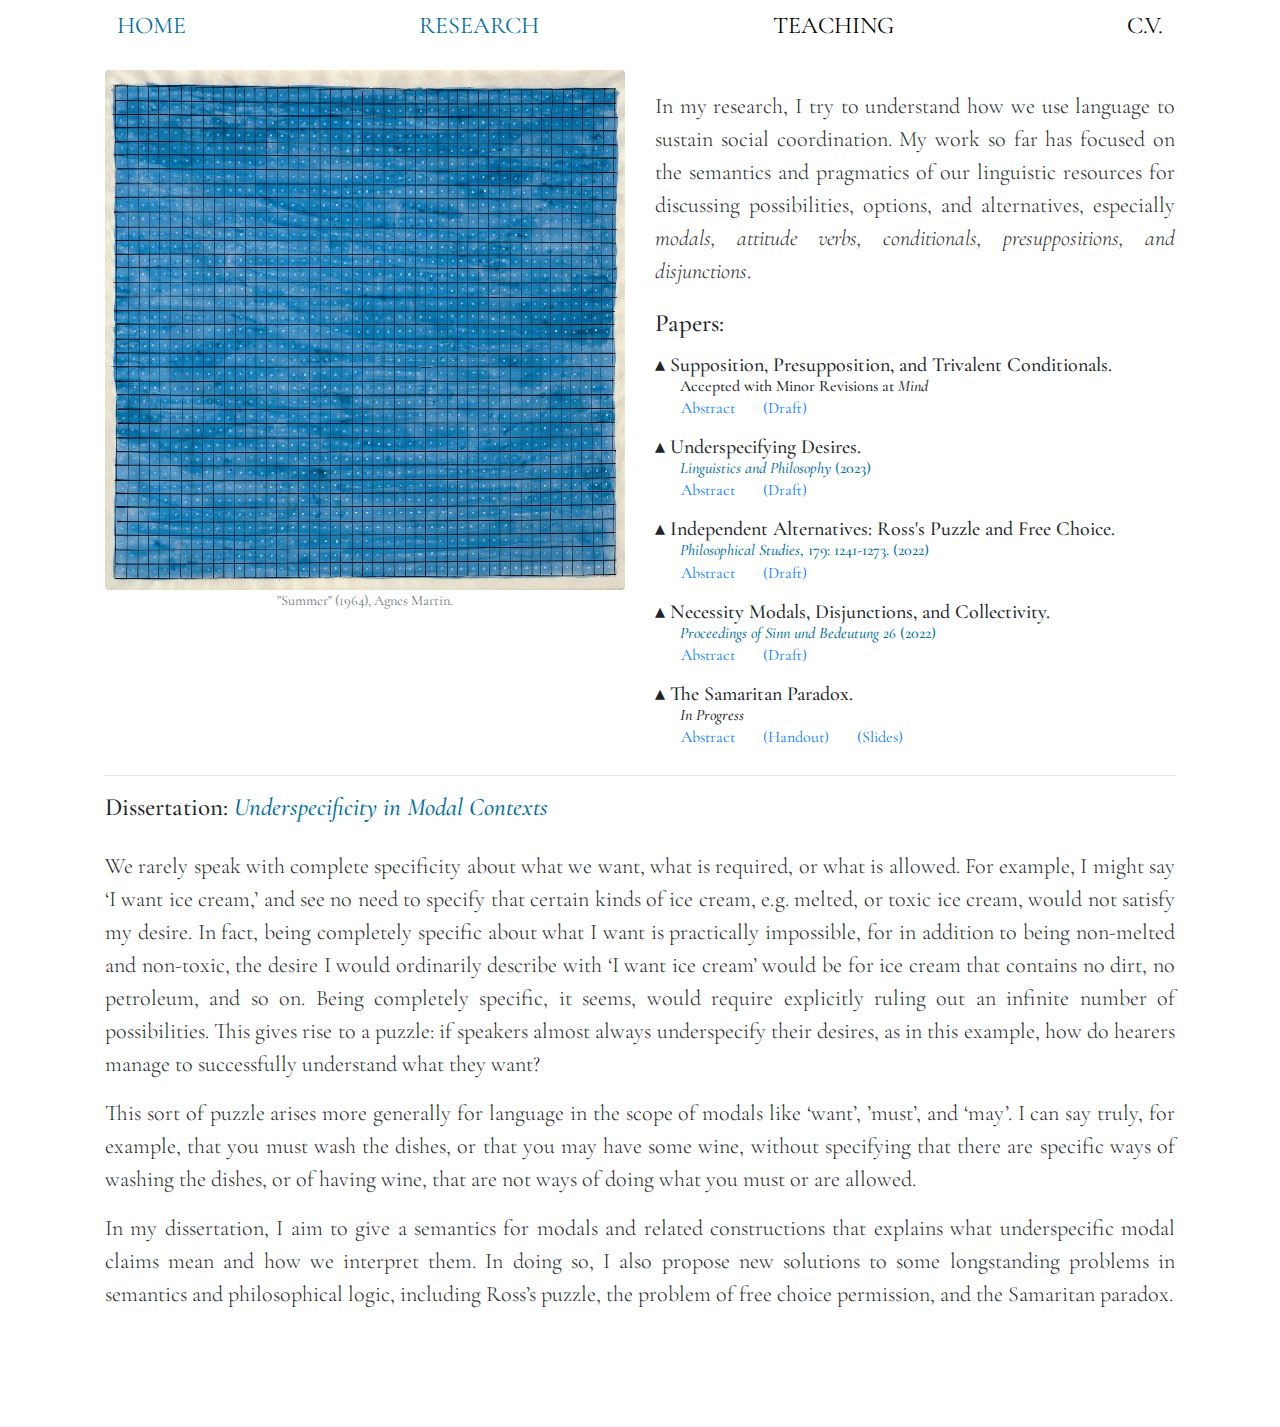
<file: research.html>
<!doctype html>
<html lang="en">
  <head>
    <!-- Global site tag (gtag.js) - Google Analytics -->
    <script async src="https://www.googletagmanager.com/gtag/js?id=UA-179438393-1"></script>
    <script>
      window.dataLayer = window.dataLayer || [];
      function gtag(){dataLayer.push(arguments);}
      gtag('js', new Date());

      gtag('config', 'UA-179438393-1');
    </script>
    <!-- Required meta tags -->
    <meta charset="utf-8">
    <meta name="viewport" content="width=device-width, initial-scale=1, shrink-to-fit=no">
    <link rel="icon" href="triangleicon.png" />

     <title>Richard Booth, Philosophy, Columbia University - Research</title>
     <meta name=”description” content=”Richard Booth is a Ph.D. candidate in the department of philosophy at Columbia University. He specializes in philosophy of language and formal semantics.”/>

    <!-- Bootstrap CSS -->
    <link rel="stylesheet" href="https://stackpath.bootstrapcdn.com/bootstrap/4.5.2/css/bootstrap.min.css" integrity="sha384-JcKb8q3iqJ61gNV9KGb8thSsNjpSL0n8PARn9HuZOnIxN0hoP+VmmDGMN5t9UJ0Z" crossorigin="anonymous">
    <link href="https://fonts.googleapis.com/css2?family=Cormorant" rel="stylesheet">
    <link rel="stylesheet" href="custom.css">
<link href="https://fonts.googleapis.com/css2?family=Cormorant+Garamond&display=swap" rel="stylesheet">

    <style>

    </style>
</head>
  <body>
    <div id="page-content" class="container non-home research" style="height:100%;">

    <div id="content" class="container">
      <ul class="nav nav-fill fixed-top">
        <li class="nav-item">
          <a class="nav-link" href="index.html">HOME</a>
        </li>
        <li class="nav-item">
          <a class="nav-link active" href="research.html" style="">RESEARCH</a>
        </li>
        <li class="nav-item">
          <a class="nav-link" href="teaching.html">TEACHING</a>
        </li>
        <li class="nav-item">
          <a class="nav-link" href="cv.html">C.V.</a>
        </li>
      </ul>

<div class="row cont">
<!-- single column containing figure and papers -->
<div class="col-md-6" style="padding-left: 20px;">

<figure class="figure leftimg">
  <img src="summer.jpg" class=".figure-img rounded" style="width: 100%;" alt="..."><br />
<figcaption class="figure-caption text-center">"Summer" (1964), Agnes Martin.</figcaption>
</figure>
</div>
<div class="col-md-6" style="padding-right: 20px;">
<p style="margin: 20px 0;" class="lead">In my research, I try to understand how we use language to sustain social coordination. My work so far has focused on the semantics and pragmatics of our linguistic resources for discussing possibilities, options, and alternatives, especially <em>modals, attitude verbs, conditionals, presuppositions, and disjunctions</em>.</p>


<h3>Papers: </h3>

  <div class="card">
    <div class="card-header" id="headingThree">
      <h5 class="mb-0"> &#9652; Supposition, Presupposition, and Trivalent Conditionals.</h5>
        <h6 style="margin-left: 25px;">Accepted with Minor Revisions at <em>Mind</em> </h6>
        <h6 style="margin-left: 25px;"><a  href="#collapseThree" class="btn btn-link collapsed" data-toggle="collapse" data-target="#collapseThree" aria-expanded="false" aria-controls="collapseThree">
        Abstract
      </a>
       <a class="btn  btn-link"  target="_blank" href="https://drive.google.com/file/d/1tgSsJe2UsCDVduXF98lPUzszcF5AVnbO/view?usp=sharing">(Draft)</a></h6>
      </h5>
    </div>
    <div id="collapseThree" class="collapse" aria-labelledby="headingThree">
      <div class="card-body">
        <p>The trivalent theory of indicative conditionals -- on which ‘if A, B’ is true if A and B are true, false if A is true and B is false, and neither true nor false when A is false -- has a lot going for it. Yet even the most sympathetic theorists have thought the theory comes at a high price, given how it appears to interact with the trivalent theory of presupposition. In this paper, I argue that by distinguishing between the ways in which conditional and categorical assertions affect a conversational context, we can avoid paying this price. I then develop a bilateral update semantics for a language that includes presuppositions, indicative conditionals, negation, and modals. The semantics makes a number of desirable compositional predictions, and on three different ways of reducing update rules to truth and falsity conditions, both conditionals and presupposition-carrying sentences give rise to truth value gaps. 
        </p>
      </div>
    </div>
</div>

<div class="card">
  <div class="card-header" id="headingOne">
    <h5 class="mb-0">  &#9652; Underspecifying Desires.</h5>
    <h6 style="margin-left: 25px;"><a target="_blank" href="https://link.springer.com/article/10.1007/s10988-023-09382-5"><em>Linguistics and Philosophy</em> (2023)</a> </h6>
    <h6 style="margin-left: 25px;"><a href="#headingOne" class="btn btn-link collapsed" data-toggle="collapse" data-target="#collapseOne" aria-expanded="false" aria-controls="collapseOne">
      Abstract
    </a>
    <a class="btn  btn-link"  target="_blank" href="https://drive.google.com/file/d/1UUWuoo_q9ziiQptaT48e03pDJFbF6kMI/view?usp=sharing">(Draft)</a></h6>
  </div>
  <div id="collapseOne" class="collapse" aria-labelledby="headingOne">
    <div class="card-body">
      <p>According to a simple theory of the relationship between ‘want’ ascriptions and the desires they ascribe, when I learn that 'A wants p' is true, I learn that the truth of p is necessary and sufficient for satisfying one of A’s desires. I argue that this simple theory is false: 'A wants p' can be true and underspecific, that is, there can be cases in which 'A wants p' is true and p is necessary but not sufficient for the satisfaction of A’s desire. I show that existing semantics for ‘want’ cannot account for this kind of underspecificity, and I propose a desire-based semantics for ‘want’ that can. I go on to argue that my semantics has empirical and methodological advantages over existing theories of ‘want’ that give truth conditions in terms of an agent’s preferences rather than their desires.        </p>

    </div>
  </div>
</div>

<div class="card">
  <div class="card-header" id="headingTwo">
    <h5 class="mb-0"> &#9652; Independent Alternatives: Ross's Puzzle and Free Choice.</h5>

        <h6 style="margin-left: 25px;"><a target="_blank" href="https://link.springer.com/article/10.1007/s11098-021-01706-0"><em>Philosophical Studies</em>, 179: 1241-1273. (2022)</a> </h6>

      <h6 style="margin-left: 25px;"><a  href="#collapseTwo" class="btn btn-link collapsed" data-toggle="collapse" data-target="#collapseTwo" aria-expanded="false" aria-controls="collapseTwo">
      Abstract
    </a>
    <a class="btn  btn-link" target="_blank" href="https://philarchive.org/rec/BOOIAR">(Draft)</a></h6>

  </div>
  <div id="collapseTwo" class="collapse" aria-labelledby="headingOne">
    <div class="card-body">
      <p>Orthodox semantics for natural language modals give rise to two puzzles for their interactions with disjunction: Ross’s puzzle and the puzzle of free choice permission. It is widely assumed that each puzzle can be explained in terms of the licensing of 'Diversity' inferences: from the truth of a possibility or necessity modal with an embedded disjunction, hearers infer that each disjunct is compatible with the relevant set of worlds. I argue that Diversity inferences are too weak to explain the full range of data. Instead, modals with embedded disjunctions license 'Independence' inferences: from the truth of a modal with an embedded disjunction, hearers infer that each disjunct is an <em>independent alternative</em> among the relevant set of worlds. I then develop a bilateral inquisitive semantics for modals that predicts the validity of these Independence inferences. My account vindicates common intuitions about both Ross’s puzzle and the puzzle of free choice permission, and explains the full range of data.


      </p>
    </div>
  </div>
</div>
<div class="card">
  <div class="card-header" id="headingFour">
    <h5 class="mb-0"> &#9652; Necessity Modals, Disjunctions, and Collectivity.</h5>
        <h6 style="margin-left: 25px;"><a target="_blank" href="https://ojs.ub.uni-konstanz.de/sub/index.php/sub/article/view/995/912"><em>Proceedings of Sinn und Bedeutung 26</em> (2022)</a></h6>
      <h6 style="margin-left: 25px;"><a  href="#collapseFour" class="btn btn-link collapsed" data-toggle="collapse" data-target="#collapseFour" aria-expanded="false" aria-controls="collapseFour">
      Abstract
    </a><a class="btn  btn-link" target="_blank" href="https://drive.google.com/file/d/1I1ju3CiX9fUNeWDx9dC-GbS708nK3qPR/view">(Draft)</a></h6>
  </div>
  <div id="collapseFour" class="collapse" aria-labelledby="headingOne">
    <div class="card-body">
      <p>Orthodox theories of necessity modals make the counterintuitive prediction that 'Must(p)' entails `Must(p or q)`. <em>Ross's Puzzle</em> is the challenge of reconciling this prediction with the common, unorthodox intuition that it is false. It is widely assumed that the unorthodox intuition can be explained by the licensing of 'Diversity' or 'free choice' inferences: from the truth of `Must(p or q)`, hearers infer that <em>p</em> and <em>q</em> are both compatible with the set of worlds 'Must' quantifies over in a context. I argue that Diversity inferences are too weak to explain the full range of data. Instead, necessity modals with embedded disjunctions license 'Independence' inferences: from the truth of `Must(p or q)`, hearers infer that  <em>p</em> and <em>q</em> are both <em>independent alternatives</em> among the relevant set of worlds. I give a bilateral inquisitive semantics for necessity modals that predicts the validity of these Independence inferences. Then, I argue that my semantics offers an assimilation of the unorthodox logic of necessity modals with embedded disjunctions to the logic of <em>collective predicates</em> (e.g., `performed <em>Happy Days</em>') in the nominal domain.
      </p>
    </div>
  </div>
</div>
<div style="">







<div class="card">
  <div class="card-header" id="headingFive">
    <h5 class="mb-0"> &#9652; The Samaritan Paradox.</h5>
      <h6 style="margin-left: 25px;"><em>In Progress</em> </h6>
      <h6 style="margin-left: 25px;"><a  href="#collapseFive" class="btn btn-link collapsed" data-toggle="collapse" data-target="#collapseFive" aria-expanded="false" aria-controls="collapseFive">
      Abstract
    </a>
    <a class="btn  btn-link"  target="_blank" href="https://drive.google.com/file/d/155-KqWtqDxMEwnEZV54nH_MInkUhkc0L/view">(Handout)</a>
    <a class="btn  btn-link"  target="_blank" href="https://drive.google.com/file/d/11MFHgQxSpX_HG2O9zs8pwpl-pYzwFelK/view">(Slides)</a></h6>
    </h5>
  </div>
  <div id="collapseFive" class="collapse" aria-labelledby="headingFive">
    <div class="card-body">
      <p>Standard semantics for necessity modals give rise to the Samaritan Paradox (Prior, 1958): `The murderer ought to be caught' entails `There ought to have been a murder'. I present new data to argue that the received solution of the paradox is incorrect, and outline a new semantic framework for necessity modals that delivers better results. </p>
    </div>
  </div>
</div>


</div> <!-- Close Papers Section -->



</div><!-- Close single column containing figure and papers-->


</div>
<div class="row "><div class="col" style="padding: 0 20px 100px 20px;">

<hr />


<h3 style="padding: 0px 0px 20px 0;">Dissertation: <em><a href="https://www.proquest.com/docview/2682396047" target="_blank">Underspecificity in Modal Contexts</a></em></h3>

<p class="lead">
We rarely speak with complete specificity about what we want, what is required, or what is allowed. For example, I might say ‘I want ice cream,’ and see no need to specify that certain kinds of ice cream, e.g. melted, or toxic ice cream, would not satisfy my desire. In fact, being completely specific about what I want is practically impossible, for in addition to being non-melted and non-toxic, the desire I would ordinarily describe with ‘I want ice cream’ would be for ice cream that contains no dirt, no petroleum, and so on. Being completely specific, it seems, would require explicitly ruling out an infinite number of possibilities. This gives rise to a puzzle: if speakers almost always underspecify their desires, as in this example, how do hearers manage to successfully understand what they want?
</p>

<p class="lead">
  This sort of puzzle arises more generally for language in the scope of modals like ‘want’, ’must’, and ‘may’. I can say truly, for example, that you must wash the dishes, or that you may have some wine, without specifying that there are specific ways of washing the dishes, or of having wine, that are not ways of doing what you must or are allowed.
</p>
<p class="lead">
  In my dissertation, I aim to give a semantics for modals and related constructions that explains what underspecific modal claims mean and how we interpret them. In doing so, I also propose new solutions to some longstanding problems in semantics and philosophical logic, including Ross’s puzzle, the problem of free choice permission, and the Samaritan paradox.
</p>

</div>

    </div>


      </div>


</div>
    <!-- Optional JavaScript -->
    <!-- jQuery first, then Popper.js, then Bootstrap JS -->
    <script src="https://code.jquery.com/jquery-3.5.1.slim.min.js" integrity="sha384-DfXdz2htPH0lsSSs5nCTpuj/zy4C+OGpamoFVy38MVBnE+IbbVYUew+OrCXaRkfj" crossorigin="anonymous"></script>
    <script src="https://cdn.jsdelivr.net/npm/popper.js@1.16.1/dist/umd/popper.min.js" integrity="sha384-9/reFTGAW83EW2RDu2S0VKaIzap3H66lZH81PoYlFhbGU+6BZp6G7niu735Sk7lN" crossorigin="anonymous"></script>
    <script src="https://stackpath.bootstrapcdn.com/bootstrap/4.5.2/js/bootstrap.min.js" integrity="sha384-B4gt1jrGC7Jh4AgTPSdUtOBvfO8shuf57BaghqFfPlYxofvL8/KUEfYiJOMMV+rV" crossorigin="anonymous"></script>
  </body>
</html>
</file>
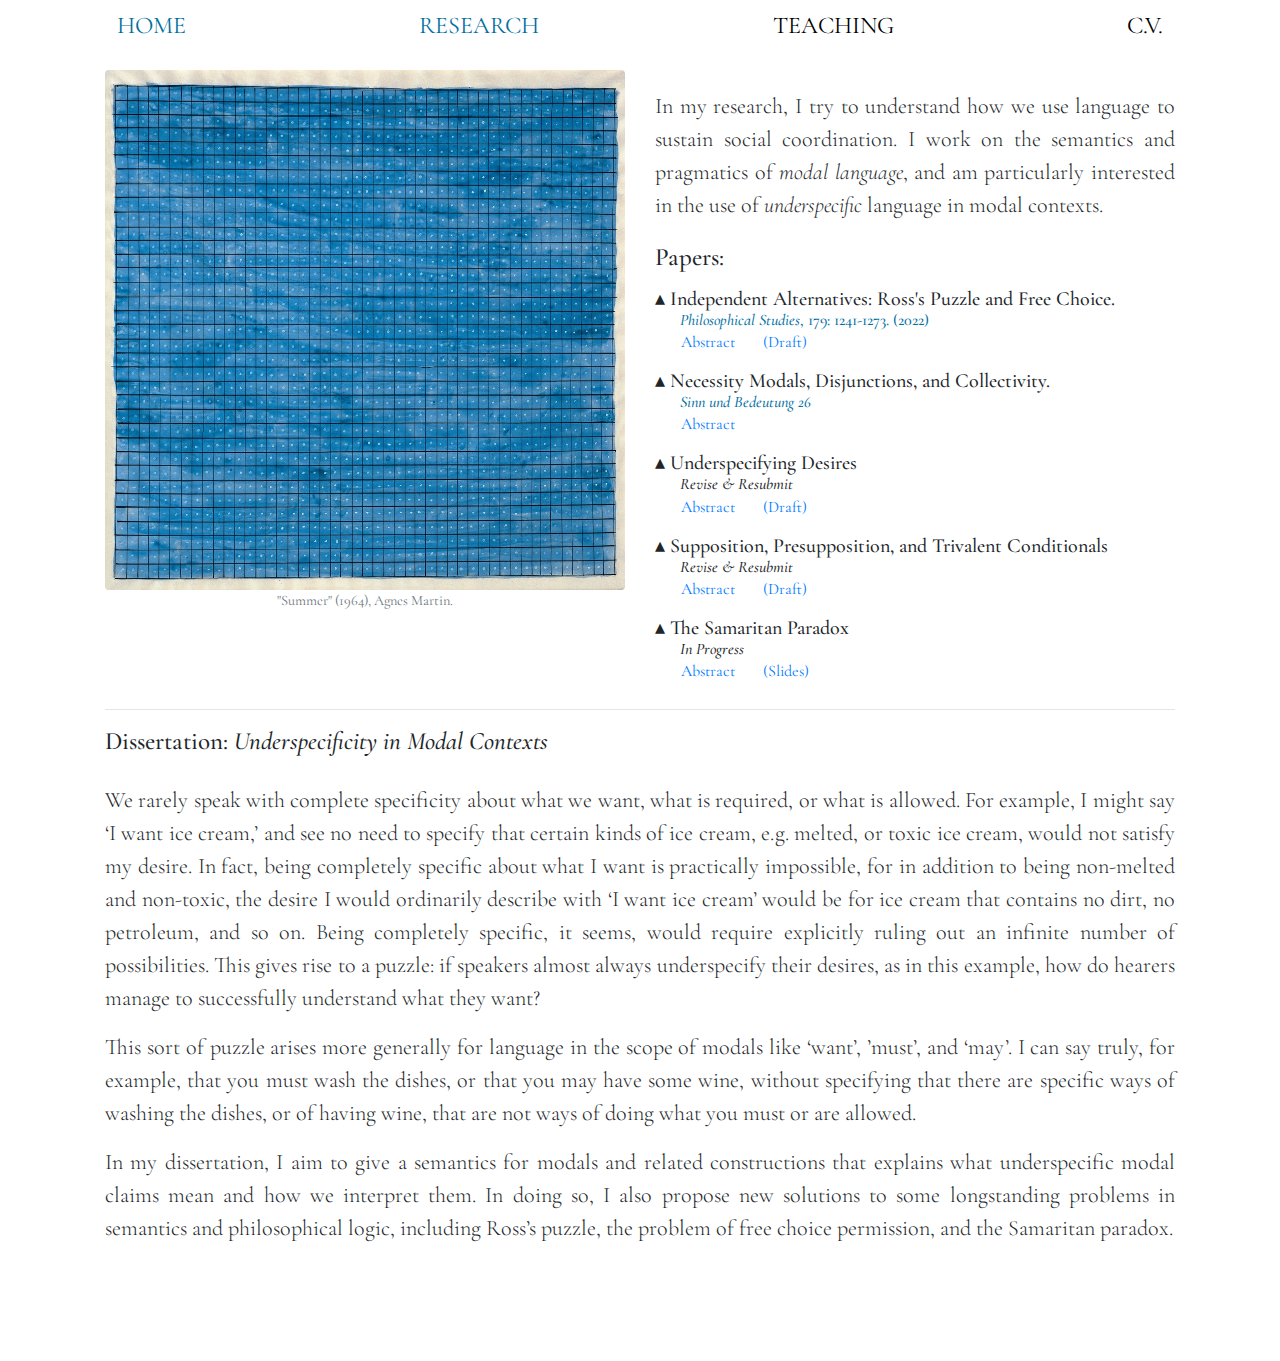
<file: research2.html>
<!doctype html>
<html lang="en">
  <head>
    <!-- Global site tag (gtag.js) - Google Analytics -->
    <script async src="https://www.googletagmanager.com/gtag/js?id=UA-179438393-1"></script>
    <script>
      window.dataLayer = window.dataLayer || [];
      function gtag(){dataLayer.push(arguments);}
      gtag('js', new Date());

      gtag('config', 'UA-179438393-1');
    </script>
    <!-- Required meta tags -->
    <meta charset="utf-8">
    <meta name="viewport" content="width=device-width, initial-scale=1, shrink-to-fit=no">
    <link rel="icon" href="triangleicon.png" />

     <title>Richard Booth, Philosophy, Columbia University - Research</title>
     <meta name=”description” content=”Richard Booth is a Ph.D. candidate in the department of philosophy at Columbia University. He specializes in philosophy of language and formal semantics.”/>

    <!-- Bootstrap CSS -->
    <link rel="stylesheet" href="https://stackpath.bootstrapcdn.com/bootstrap/4.5.2/css/bootstrap.min.css" integrity="sha384-JcKb8q3iqJ61gNV9KGb8thSsNjpSL0n8PARn9HuZOnIxN0hoP+VmmDGMN5t9UJ0Z" crossorigin="anonymous">
    <link href="https://fonts.googleapis.com/css2?family=Cormorant" rel="stylesheet">
    <link rel="stylesheet" href="custom.css">
<link href="https://fonts.googleapis.com/css2?family=Cormorant+Garamond&display=swap" rel="stylesheet">

    <style>

    </style>
</head>
  <body>
    <div id="page-content" class="container non-home research" style="height:100%;">

    <div id="content" class="container">
      <ul class="nav nav-fill fixed-top">
        <li class="nav-item">
          <a class="nav-link" href="index.html">HOME</a>
        </li>
        <li class="nav-item">
          <a class="nav-link active" href="research.html" style="">RESEARCH</a>
        </li>
        <li class="nav-item">
          <a class="nav-link" href="teaching.html">TEACHING</a>
        </li>
        <li class="nav-item">
          <a class="nav-link" href="cv.html">C.V.</a>
        </li>
      </ul>

<div class="row cont">
<!-- single column containing figure and papers -->
<div class="col-md-6" style="padding-left: 20px;">

<figure class="figure leftimg">
  <img src="summer.jpg" class=".figure-img rounded" style="width: 100%;" alt="..."><br />
<figcaption class="figure-caption text-center">"Summer" (1964), Agnes Martin.</figcaption>
</figure>
</div>
<div class="col-md-6" style="padding-right: 20px;">
<p style="margin: 20px 0;" class="lead">In my research, I try to understand how we use language to sustain social coordination. I work on the semantics and pragmatics of <em>modal language</em>, and am particularly interested in the use of <em>underspecific</em> language in modal contexts.</p>


<h3>Papers: </h3>
<div class="card">
  <div class="card-header" id="headingTwo">
    <h5 class="mb-0"> &#9652; Independent Alternatives: Ross's Puzzle and Free Choice.</h5>

        <h6 style="margin-left: 25px;"><a target="_blank" href="https://link.springer.com/article/10.1007/s11098-021-01706-0"><em>Philosophical Studies</em>, 179: 1241-1273. (2022)</a> </h6>

      <h6 style="margin-left: 25px;"><a  href="#collapseTwo" class="btn btn-link collapsed" data-toggle="collapse" data-target="#collapseTwo" aria-expanded="false" aria-controls="collapseTwo">
      Abstract
    </a>
    <a class="btn  btn-link" target="_blank" href="https://philarchive.org/rec/BOOIAR">(Draft)</a></h6>

  </div>
  <div id="collapseTwo" class="collapse" aria-labelledby="headingOne">
    <div class="card-body">
      <p>Orthodox semantics for natural language modals give rise to two puzzles for their interactions with disjunction: Ross’s puzzle and the puzzle of free choice permission. It is widely assumed that each puzzle can be explained in terms of the licensing of 'Diversity' inferences: from the truth of a possibility or necessity modal with an embedded disjunction, hearers infer that each disjunct is compatible with the relevant set of worlds. I argue that Diversity inferences are too weak to explain the full range of data. Instead, modals with embedded disjunctions license 'Independence' inferences: from the truth of a modal with an embedded disjunction, hearers infer that each disjunct is an <em>independent alternative</em> among the relevant set of worlds. I then develop a bilateral inquisitive semantics for modals that predicts the validity of these Independence inferences. My account vindicates common intuitions about both Ross’s puzzle and the puzzle of free choice permission, and explains the full range of data.


      </p>
    </div>
  </div>
</div>
<div class="card">
  <div class="card-header" id="headingFour">
    <h5 class="mb-0"> &#9652; Necessity Modals, Disjunctions, and Collectivity.</h5>
        <h6 style="margin-left: 25px;"><a target="_blank" href="https://osf.io/6fd97/"><em>Sinn und Bedeutung 26</em></a></h6>
      <h6 style="margin-left: 25px;"><a  href="#collapseFour" class="btn btn-link collapsed" data-toggle="collapse" data-target="#collapseFour" aria-expanded="false" aria-controls="collapseFour">
      Abstract
    </a>
  </div>
  <div id="collapseFour" class="collapse" aria-labelledby="headingOne">
    <div class="card-body">
      <p>Orthodox theories of necessity modals make the counterintuitive prediction that 'Must(p)' entails `Must(p or q)`. <em>Ross's Puzzle</em> is the challenge of reconciling this prediction with the common, unorthodox intuition that it is false. It is widely assumed that the unorthodox intuition can be explained by the licensing of 'Diversity' or 'free choice' inferences: from the truth of `Must(p or q)`, hearers infer that <em>p</em> and <em>q</em> are both compatible with the set of worlds 'Must' quantifies over in a context. I argue that Diversity inferences are too weak to explain the full range of data. Instead, necessity modals with embedded disjunctions license 'Independence' inferences: from the truth of `Must(p or q)`, hearers infer that  <em>p</em> and <em>q</em> are both <em>independent alternatives</em> among the relevant set of worlds. I give a bilateral inquisitive semantics for necessity modals that predicts the validity of these Independence inferences. Then, I argue that my semantics offers an assimilation of the unorthodox logic of necessity modals with embedded disjunctions to the logic of <em>collective predicates</em> (e.g., `performed <em>Happy Days</em>') in the nominal domain.
      </p>
    </div>
  </div>
</div>
<div style="">
  <div class="card">
    <div class="card-header" id="headingOne">
      <h5 class="mb-0">  &#9652; Underspecifying Desires</h5>

      <h6 style="margin-left: 25px;"><em>Revise & Resubmit</em> </h6>
      <h6 style="margin-left: 25px;"><a href="#headingOne" class="btn btn-link collapsed" data-toggle="collapse" data-target="#collapseOne" aria-expanded="false" aria-controls="collapseOne">
        Abstract
      </a>
      <a class="btn  btn-link"  target="_blank" href="https://drive.google.com/file/d/1UUWuoo_q9ziiQptaT48e03pDJFbF6kMI/view?usp=sharing">(Draft)</a></h6>
    </div>
    <div id="collapseOne" class="collapse" aria-labelledby="headingOne">
      <div class="card-body">
        <p>According to a simple theory of the relationship between ‘want’ ascriptions and the desires they ascribe, when I learn that 'A wants p' is true, I learn that the truth of p is necessary and sufficient for satisfying one of A’s desires. I argue that this simple theory is false: 'A wants p' can be true and underspecific, that is, there can be cases in which 'A wants p' is true and p is necessary but not sufficient for the satisfaction of A’s desire. I show that existing semantics for ‘want’ cannot account for this kind of underspecificity, and I propose a desire-based semantics for ‘want’ that can. I go on to argue that my semantics has empirical and methodological advantages over existing theories of ‘want’ that give truth conditions in terms of an agent’s preferences rather than their desires.        </p>

      </div>
    </div>
  </div>



  <div class="card">
    <div class="card-header" id="headingThree">
      <h5 class="mb-0"> &#9652; Supposition, Presupposition, and Trivalent Conditionals</h5>
        <h6 style="margin-left: 25px;"><em>Revise & Resubmit</em> </h6>
        <h6 style="margin-left: 25px;"><a  href="#collapseThree" class="btn btn-link collapsed" data-toggle="collapse" data-target="#collapseThree" aria-expanded="false" aria-controls="collapseThree">
        Abstract
      </a>
      <a class="btn  btn-link"  target="_blank" href="https://drive.google.com/file/d/14hUwp82KAObGjUr0dposY71xSUtYc6v3/view?usp=sharing">(Draft)</a></h6>
      </h5>
    </div>
    <div id="collapseThree" class="collapse" aria-labelledby="headingThree">
      <div class="card-body">
        <p>The trivalent theory of indicative conditionals – on which ‘if A, B’ is true if A and B are true, false if A is true and B is false, and neither true nor false when A is false – has a lot going for it. Yet even the most sympathetic theorists have thought the theory comes at a high price, given how it appears to interact with the trivalent theory of presupposition. In this paper, I argue that by distinguishing between the characteristic effects of conditional and unconditional assertions on a context, we can block this result. I then develop a model consisting of (i) a static semantics that assigns trivalent truth conditions to both conditional and presuppositional sentences, and (ii) a dynamic pragmatics that distinguishes between two types of assertion. The resulting package distinguishes between supposition and presupposition correctly, even though both types of language give rise to truth value gaps.        </p>
      </div>
    </div>
</div>
<div class="card">
  <div class="card-header" id="headingFive">
    <h5 class="mb-0"> &#9652; The Samaritan Paradox</h5>
      <h6 style="margin-left: 25px;"><em>In Progress</em> </h6>
      <h6 style="margin-left: 25px;"><a  href="#collapseFive" class="btn btn-link collapsed" data-toggle="collapse" data-target="#collapseFive" aria-expanded="false" aria-controls="collapseFive">
      Abstract
    </a>
    <a class="btn  btn-link"  target="_blank" href="https://drive.google.com/file/d/1g-T4_d4lGtX8JRt8VtVKLuGT9Jp94Y_a/view">(Slides)</a></h6>
    </h5>
  </div>
  <div id="collapseFive" class="collapse" aria-labelledby="headingFive">
    <div class="card-body">
      <p>Standard semantics for necessity modals give rise to the Samaritan Paradox (Prior, 1958): `The murderer ought to be caught' entails `There ought to have been a murder'. I present new data to argue that the received solution of the paradox is incorrect, and outline a new semantic framework for necessity modals that delivers better results. </p>
    </div>
  </div>
</div>

</div> <!-- Close Papers Section -->



</div><!-- Close single column containing figure and papers-->


</div>
<div class="row "><div class="col" style="padding: 0 20px 100px 20px;">

<hr />


<h3 style="padding: 0px 0px 20px 0;">Dissertation: <em>Underspecificity in Modal Contexts</em></h3>

<p class="lead">
We rarely speak with complete specificity about what we want, what is required, or what is allowed. For example, I might say ‘I want ice cream,’ and see no need to specify that certain kinds of ice cream, e.g. melted, or toxic ice cream, would not satisfy my desire. In fact, being completely specific about what I want is practically impossible, for in addition to being non-melted and non-toxic, the desire I would ordinarily describe with ‘I want ice cream’ would be for ice cream that contains no dirt, no petroleum, and so on. Being completely specific, it seems, would require explicitly ruling out an infinite number of possibilities. This gives rise to a puzzle: if speakers almost always underspecify their desires, as in this example, how do hearers manage to successfully understand what they want?
</p>

<p class="lead">
  This sort of puzzle arises more generally for language in the scope of modals like ‘want’, ’must’, and ‘may’. I can say truly, for example, that you must wash the dishes, or that you may have some wine, without specifying that there are specific ways of washing the dishes, or of having wine, that are not ways of doing what you must or are allowed.
</p>
<p class="lead">
  In my dissertation, I aim to give a semantics for modals and related constructions that explains what underspecific modal claims mean and how we interpret them. In doing so, I also propose new solutions to some longstanding problems in semantics and philosophical logic, including Ross’s puzzle, the problem of free choice permission, and the Samaritan paradox.
</p>

</div>

    </div>


      </div>


</div>
    <!-- Optional JavaScript -->
    <!-- jQuery first, then Popper.js, then Bootstrap JS -->
    <script src="https://code.jquery.com/jquery-3.5.1.slim.min.js" integrity="sha384-DfXdz2htPH0lsSSs5nCTpuj/zy4C+OGpamoFVy38MVBnE+IbbVYUew+OrCXaRkfj" crossorigin="anonymous"></script>
    <script src="https://cdn.jsdelivr.net/npm/popper.js@1.16.1/dist/umd/popper.min.js" integrity="sha384-9/reFTGAW83EW2RDu2S0VKaIzap3H66lZH81PoYlFhbGU+6BZp6G7niu735Sk7lN" crossorigin="anonymous"></script>
    <script src="https://stackpath.bootstrapcdn.com/bootstrap/4.5.2/js/bootstrap.min.js" integrity="sha384-B4gt1jrGC7Jh4AgTPSdUtOBvfO8shuf57BaghqFfPlYxofvL8/KUEfYiJOMMV+rV" crossorigin="anonymous"></script>
  </body>
</html>
</file>
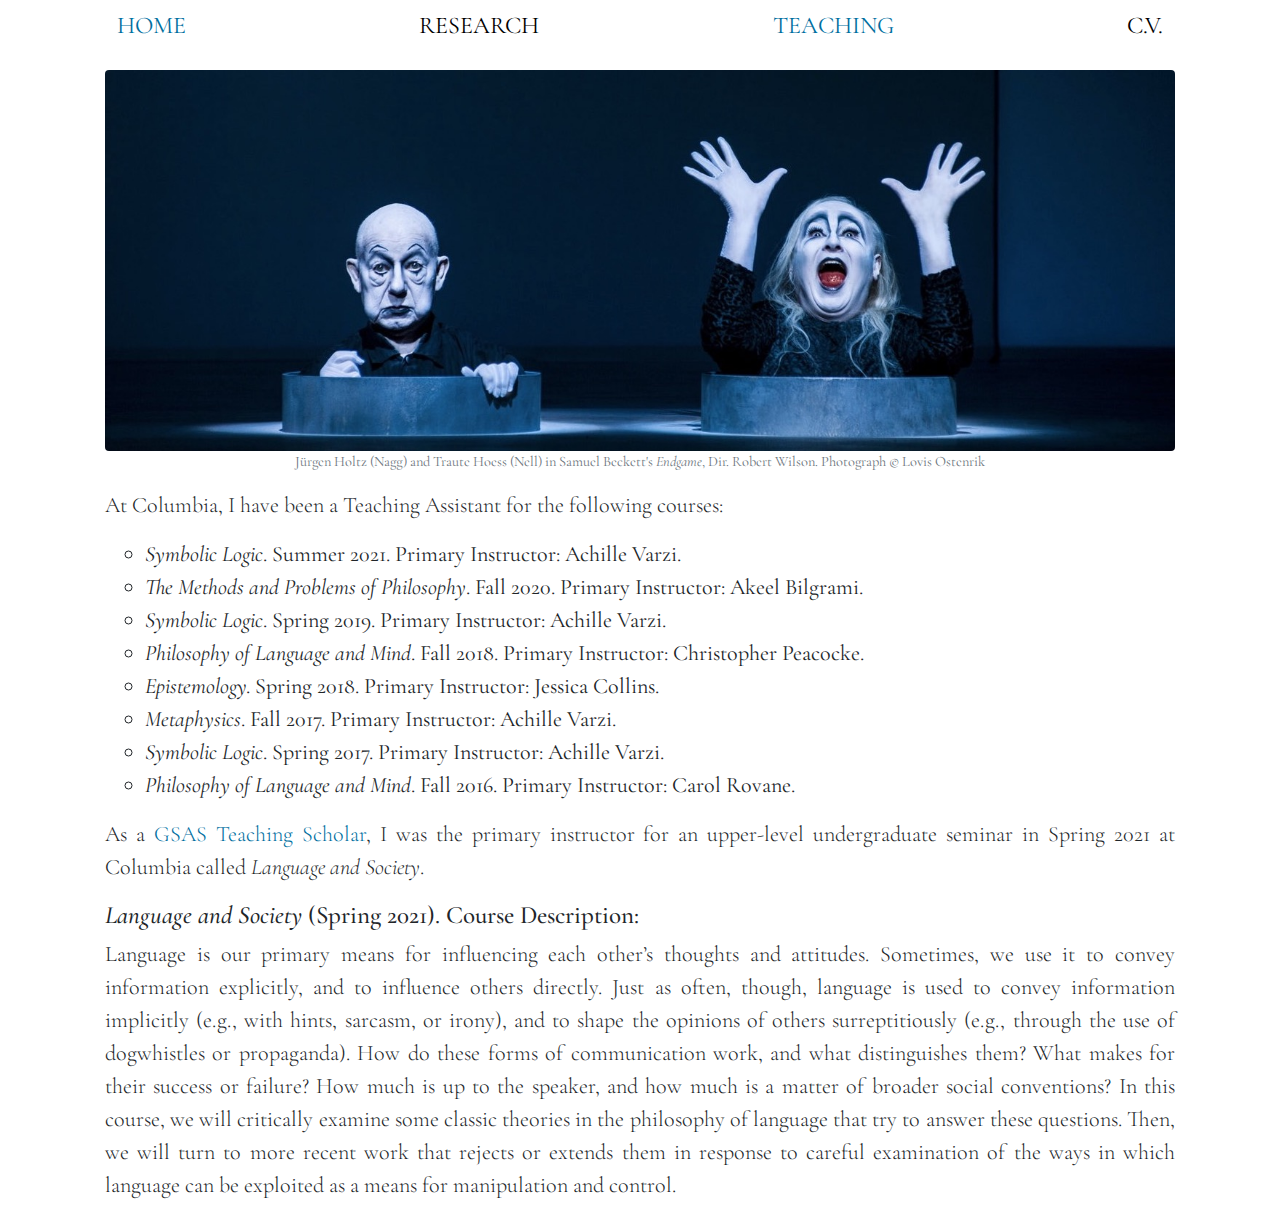
<file: teaching.html>
<!doctype html>
<html lang="en">
  <head>
    <!-- Global site tag (gtag.js) - Google Analytics -->
    <script async src="https://www.googletagmanager.com/gtag/js?id=UA-179438393-1"></script>
    <script>
      window.dataLayer = window.dataLayer || [];
      function gtag(){dataLayer.push(arguments);}
      gtag('js', new Date());

      gtag('config', 'UA-179438393-1');
    </script>
    <!-- Required meta tags -->
    <meta charset="utf-8">
    <meta name="viewport" content="width=device-width, initial-scale=1, shrink-to-fit=no">
    <link rel="icon" href="triangleicon.png" />

     <title>Richard Booth, Philosophy, Columbia University - Teaching</title>
     <meta name=”description” content=”Richard Booth is a Ph.D. candidate in the department of philosophy at Columbia University. He specializes in philosophy of language and formal semantics.”/>

    <!-- Bootstrap CSS -->
    <link rel="stylesheet" href="https://stackpath.bootstrapcdn.com/bootstrap/4.5.2/css/bootstrap.min.css" integrity="sha384-JcKb8q3iqJ61gNV9KGb8thSsNjpSL0n8PARn9HuZOnIxN0hoP+VmmDGMN5t9UJ0Z" crossorigin="anonymous">
    <link href="https://fonts.googleapis.com/css2?family=Cormorant" rel="stylesheet">
    <link rel="stylesheet" href="custom.css">
<link href="https://fonts.googleapis.com/css2?family=Cormorant+Garamond&display=swap" rel="stylesheet">

    <style>

    </style>
  </head>
  <body>
    <div id="page-content" class="container non-home research" style="height:100%;">

    <div id="content" class="container">
      <ul class="nav nav-fill fixed-top">
        <li class="nav-item">
          <a class="nav-link" href="index.html">HOME</a>
        </li>
        <li class="nav-item">
          <a class="nav-link" href="research.html" style="">RESEARCH</a>
        </li>
        <li class="nav-item">
          <a class="nav-link active" href="teaching.html">TEACHING</a>
        </li>
        <li class="nav-item">
          <a class="nav-link" href="cv.html">C.V.</a>
        </li>
      </ul>

<div class="row cont "><div class="col" style="padding: 0 20px;">

  <figure class="figure">
<img src="endgame.jpeg" class="rounded " style="width: 100%; height: auto" alt="...">
  <figcaption class="figure-caption text-center">Jürgen Holtz (Nagg) and Traute Hoess (Nell) in Samuel Beckett's <em>Endgame</em>, Dir. Robert Wilson. Photograph 	&#169; Lovis Ostenrik</figcaption>
  </figure>

<p class="lead">
  At Columbia, I have been a Teaching Assistant for the following courses:
  <ul class="list">
    <li><em>Symbolic Logic</em>. Summer 2021. Primary Instructor: Achille Varzi.</li>
    <li><em>The Methods and Problems of Philosophy</em>. Fall 2020. Primary Instructor: Akeel Bilgrami.</li>
    <li><em>Symbolic Logic</em>. Spring 2019. Primary Instructor: Achille Varzi.</li>
    <li><em>Philosophy of Language and Mind</em>. Fall 2018. Primary Instructor: Christopher Peacocke.</li>
    <li><em>Epistemology</em>. Spring 2018. Primary Instructor: Jessica Collins.</li>
    <li><em>Metaphysics</em>. Fall 2017. Primary Instructor: Achille Varzi.</li>
    <li><em>Symbolic Logic</em>. Spring 2017. Primary Instructor: Achille Varzi.</li>
    <li><em>Philosophy of Language and Mind</em>. Fall 2016. Primary Instructor: Carol Rovane.</li>
  </ul>
</p>
<p class="lead">
As a <a target="_blank" href="https://gsas.columbia.edu/student-guide/teaching/gsas-teaching-scholars-program">GSAS Teaching Scholar</a>, I was the primary instructor for an upper-level undergraduate seminar in Spring 2021 at Columbia called <em> Language and Society</em>.
</p>
<h3><em>Language and Society</em> (Spring 2021). Course Description:</h3>
<p class="lead">
  Language is our primary means for influencing each other’s thoughts and attitudes. Sometimes, we use it to convey information explicitly, and to influence others directly.  Just as often, though, language is used to convey information implicitly (e.g., with hints, sarcasm, or irony), and to shape the opinions of others surreptitiously (e.g., through the use of dogwhistles or propaganda). How do these forms of communication work, and what distinguishes them? What makes for their success or failure? How much is up to the speaker, and how much is a matter of broader social conventions? In this course, we will critically examine some classic theories in the philosophy of language that try to answer these questions. Then, we will turn to more recent work that rejects or extends them in response to careful examination of the ways in which language can be exploited as a means for manipulation and control.</p>

<!-- <h2> Papers </h2> -->
</div></div>

    </div>


      </div>


</div>
    <!-- Optional JavaScript -->
    <!-- jQuery first, then Popper.js, then Bootstrap JS -->
    <script src="https://code.jquery.com/jquery-3.5.1.slim.min.js" integrity="sha384-DfXdz2htPH0lsSSs5nCTpuj/zy4C+OGpamoFVy38MVBnE+IbbVYUew+OrCXaRkfj" crossorigin="anonymous"></script>
    <script src="https://cdn.jsdelivr.net/npm/popper.js@1.16.1/dist/umd/popper.min.js" integrity="sha384-9/reFTGAW83EW2RDu2S0VKaIzap3H66lZH81PoYlFhbGU+6BZp6G7niu735Sk7lN" crossorigin="anonymous"></script>
    <script src="https://stackpath.bootstrapcdn.com/bootstrap/4.5.2/js/bootstrap.min.js" integrity="sha384-B4gt1jrGC7Jh4AgTPSdUtOBvfO8shuf57BaghqFfPlYxofvL8/KUEfYiJOMMV+rV" crossorigin="anonymous"></script>
  </body>
</html>
</file>
<file: custom.css>
.border {border-bottom: 1px solid grey;}
.card {
  border: none;
}
a {color: #006F9F;}

.card-header {
  background-color: white;
  padding: 5px 0 0 0;
  border-bottom: 0px;
}
html,
body {
  height: 100%;
  font-family: "Cormorant Garamond", serif;
  background-color: #fff;
}

#page-content {
  flex: 1 0 auto;
}
.nav {background-color: #fff;}

.home .nav-item {
  font-size:24px;
}
.non-home .nav-item {
  font-size:20px;
}
.non-home .cont {
  margin-top: 70px;
}
.nav-link {color:black;}
.nav-link:hover {color:#006F9F; }
.active {color: #006F9F;}

.lead, .list  {
  font-size: 20px;
  text-align: justify;
}
h3 {
  font-size: 23px;}
.home .name {
  font-size: 30px;
  line-height: 1.2;

}
.list {
  list-style-position: outside;
  list-style-type: circle;
}

.home .nav {margin-top: 0;}

.leftimg {width: 100%; margin-bottom:20px; float: left;}

/*
####################################################
M E D I A  Q U E R I E S
####################################################
*/

/*
::::::::::::::::::::::::::::::::::::::::::::::::::::
Bootstrap 4 breakpoints
*/
/* Small devices (landscape phones, 544px and up) */
@media (min-width: 544px) {
  .home .lead {font-size: 18px;}
  .home .name  {font-size:40px;}
  .home .nav-item {font-size:30px;}
  .non-home .lead, .list  {font-size:20px;}
  .non-home .nav-item {font-size:21px;}
  .non-home .leftimg  {width: 100%; margin-bottom: 10px; }
}

/* Medium devices (tablets, 768px and up) The navbar toggle appears at this breakpoint */
@media (min-width: 768px) {
  .home .lead {font-size: 20px;}
  .home .name  {font-size:50px;}
  .home .nav-item {font-size:33px;}
  .non-home .lead, .list  {font-size:22px;}
  .non-home .nav-item {font-size:22px;}

  .non-home .leftimg  {width: 100%; margin:0 0px 10px 0; }
}

/* Large devices (desktops, 992px and up) */
@media (min-width: 992px) {
  .home .lead {font-size: 20px;}
  .home .name  {font-size:58px;}
  .home .nav-item {font-size:35px;}
  .non-home .lead, .list  {font-size:22px;}
  .non-home .nav-item {font-size:23px;}
  /* before fixing papers .non-home .leftimg  {width: 45%; margin:0 40px 0px 0; } */
  .non-home .leftimg  {width: 95%; margin:0 40px 0px 0; }
  h3 {font-size: 23px;}
}

/* Extra large devices (large desktops, 1200px and up) */
@media (min-width: 1200px) {
  .jumbotron { padding-top: 3rem;}
  .home .lead {font-size: 22px; margin-left:20px; padding-top: 10px;}
  .home .name {font-size: 70px;}
  .home .nav-item {font-size:40px;}
  .home .nav {margin-top: 0px;}
  .non-home .lead, .list {font-size:22px;}
  .non-home .nav-item {font-size:24px;}
  /*. before fixing papers non-home .leftimg  {width: 50%; margin:0 40px 10px 0; }*/
  .non-home .leftimg  {width: 100%; margin:0 40px 10px 0; }
  h3 {font-size: 25px;}
}
.card-header h6 {
  margin-bottom: 0;
}
.card-header h6 a {
  display: inline; margin:0 10px 0 0;
  padding-left: 0;
}
.card-body {
  padding: 5px 0 0 25px;
}
.card {margin: 10px 0;}
.card-body p {
    text-align: justify;
}
</file>
